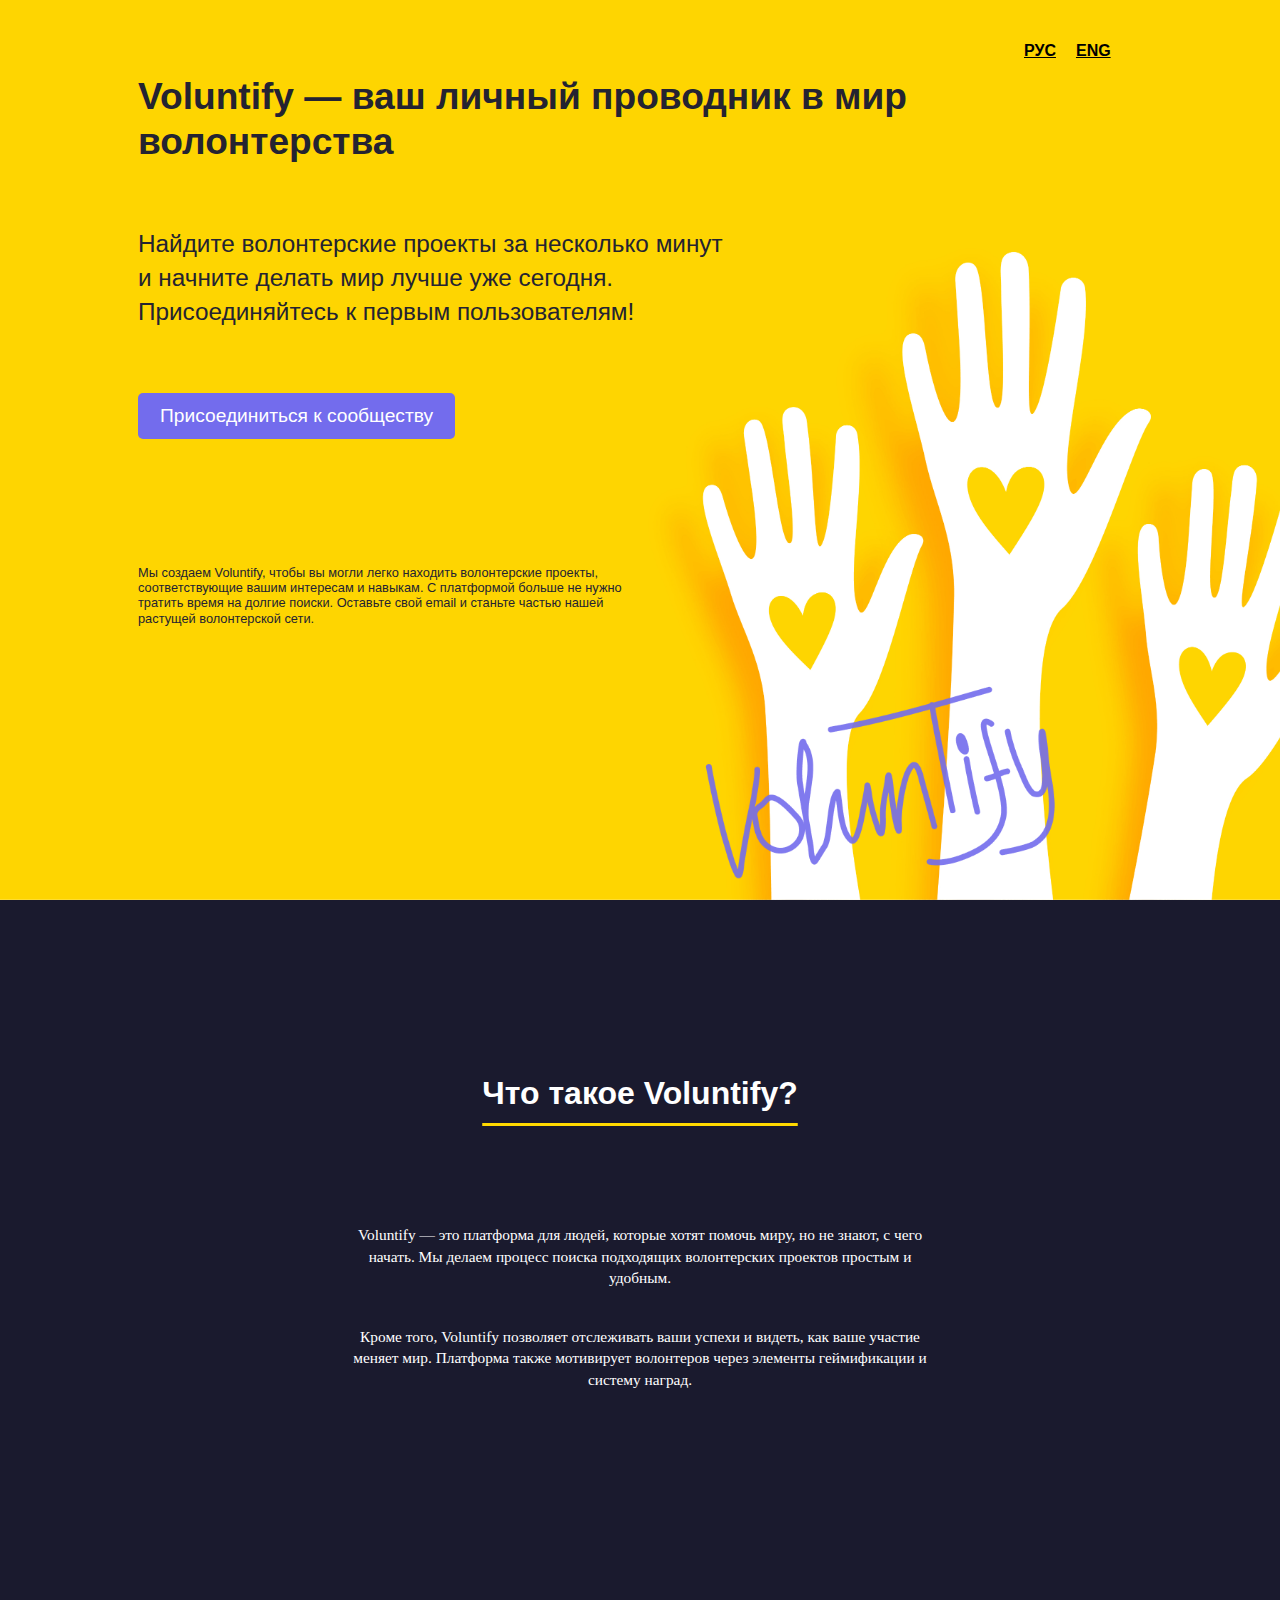
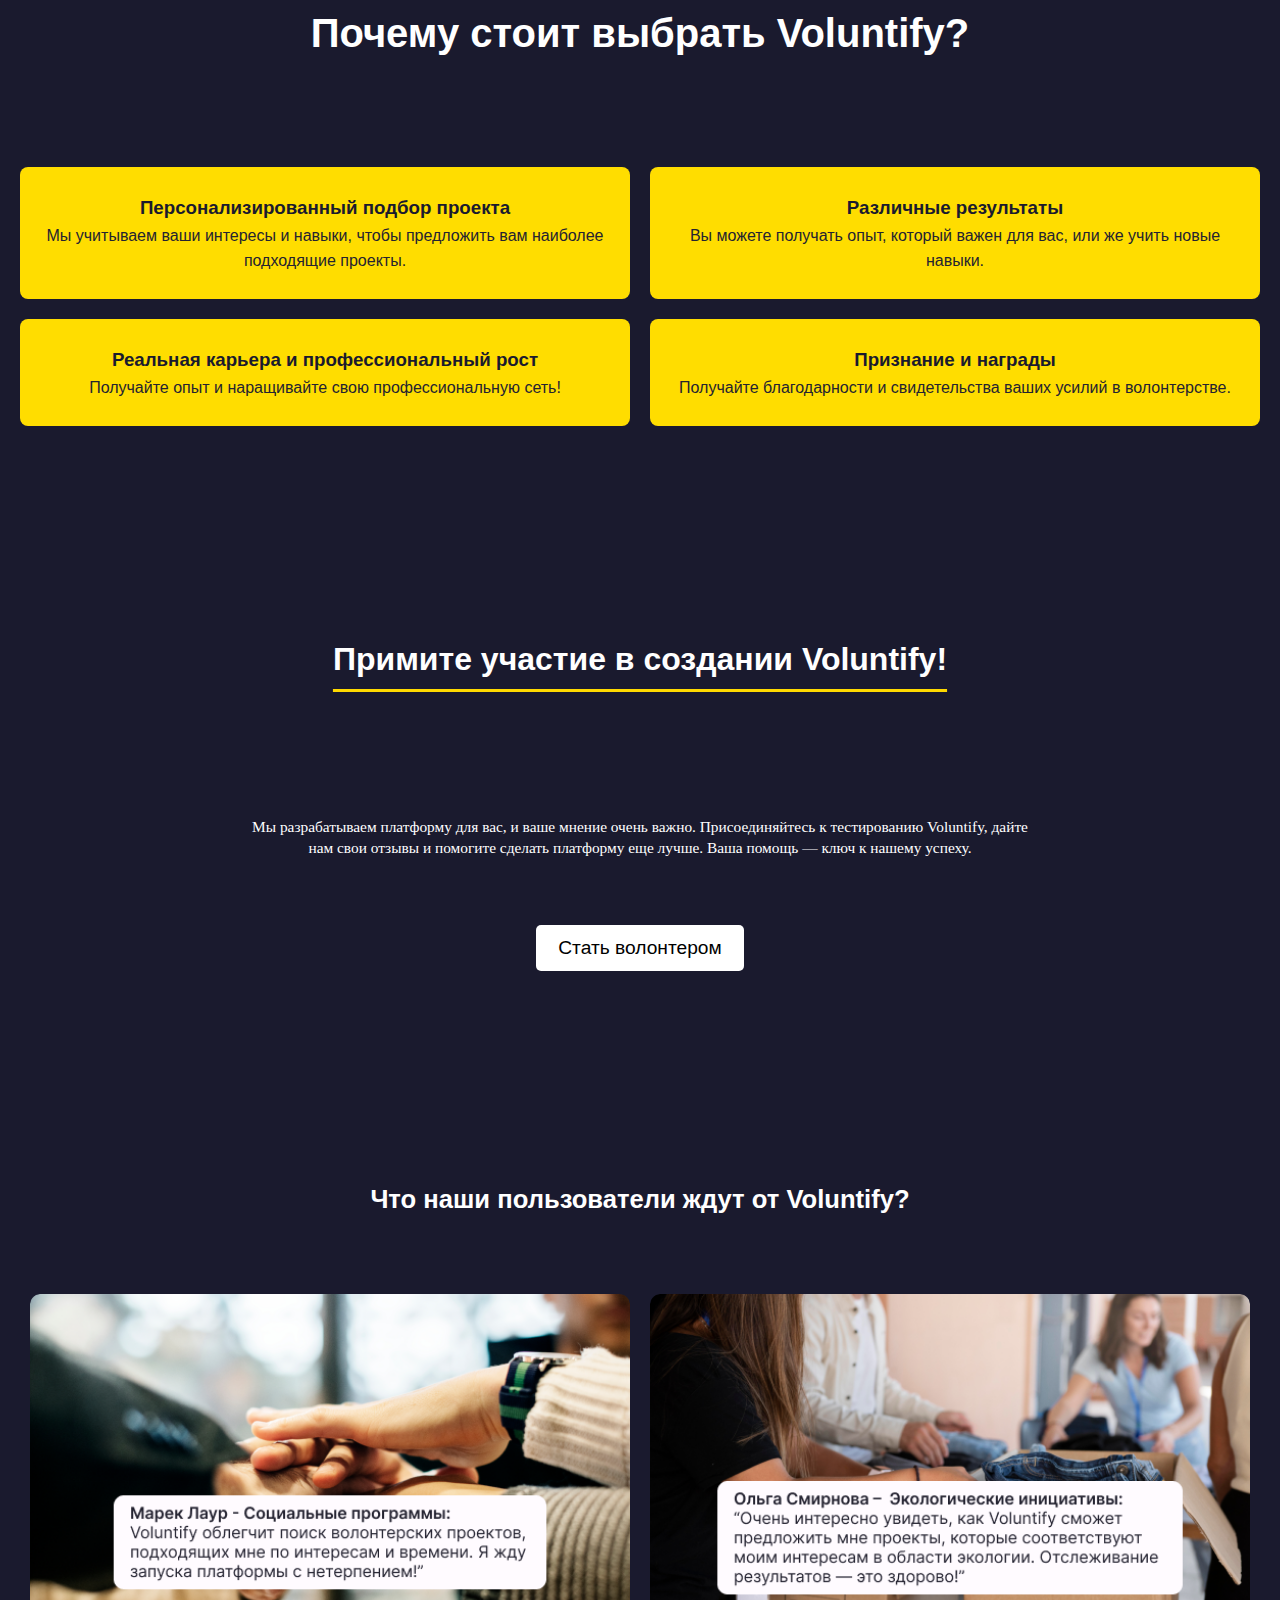
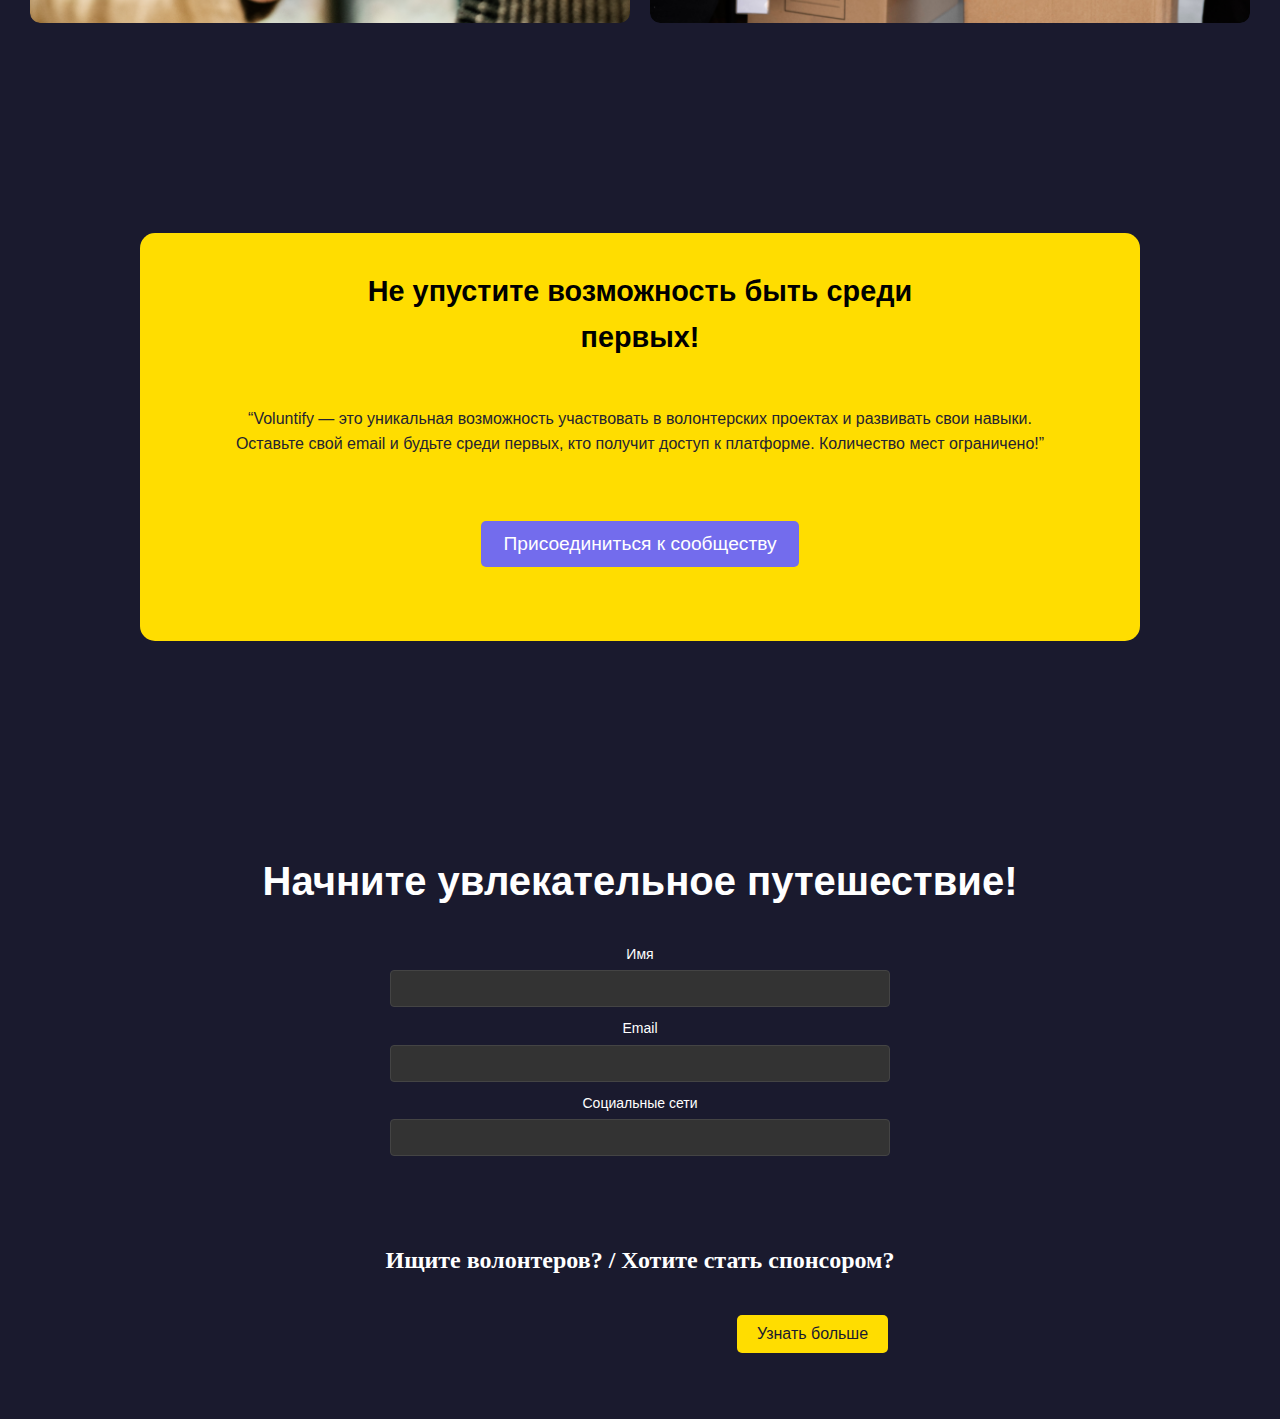
<file: index.html>
<!DOCTYPE html>
<html lang="ru">
<head>
    <meta charset="UTF-8">
    <meta name="viewport" content="width=device-width, initial-scale=1.0">
    <title>Voluntify</title>
    <link rel="stylesheet" href="index.css">
</head>
<body>
    <!-- Header Section -->
    <section class="header">
        <div class="header_link">
            <a href="index.html" class="link_rus">РУС</a>
            <a href="html(eng).html" class="link_eng">ENG</a> 
        </div>
        <div class="header-content">
            <img src="background1.jfif" class="mobile-image" alt="Mobile Version">
            <h1>Voluntify — ваш личный проводник в мир волонтерства</h1>
            <p class="text_header2">Найдите волонтерские проекты за несколько минут и начните делать мир лучше уже сегодня. Присоединяйтесь к первым пользователям!</p>
            <form action="https://docs.google.com/forms/d/e/1FAIpQLScaVpbUuz0P5ZSdz2TA6y8P3BKkxkeoYAOE71d2B2m3hAFZYw/viewform?usp=sf_link" target="_blank">
                <button class="cta-button">Присоединиться к сообществу</button>
            </form>
            <p class="text_header3">Мы создаем Voluntify, чтобы вы могли легко находить волонтерские проекты, соответствующие вашим интересам и навыкам. С платформой больше не нужно тратить время на долгие поиски. Оставьте свой email и станьте частью нашей растущей волонтерской сети.</p>
            <img src="Voluntify.png" alt="VOLUNTIFY" class="sign_voluntify">
        </div>
    </section>

    <!-- What is Voluntify Section -->
    <section class="about">
        <h2>Что такое Voluntify?</h2>
        <p class="text_about1">Voluntify — это платформа для людей, которые хотят помочь миру, но не знают, с чего начать. Мы делаем процесс поиска подходящих волонтерских проектов простым и удобным.</p>
        <p class="text_about2">Кроме того, Voluntify позволяет отслеживать ваши успехи и видеть, 
            как ваше участие меняет мир. Платформа также мотивирует волонтеров через элементы геймификации и систему наград.</p>
    </section>

    <!-- Why Choose Voluntify Section -->
    <section class="features">
        <h2>Почему стоит выбрать Voluntify?</h2>
        <div class="feature-cards">
            <div class="feature-card">
                <h3>Персонализированный подбор проекта</h3>
                <p>Мы учитываем ваши интересы и навыки, чтобы предложить вам наиболее подходящие проекты.</p>
            </div>
            <div class="feature-card">
                <h3>Различные результаты</h3>
                <p>Вы можете получать опыт, который важен для вас, или же учить новые навыки.</p>
            </div>
            <div class="feature-card">
                <h3>Реальная карьера и профессиональный рост</h3>
                <p>Получайте опыт и наращивайте свою профессиональную сеть!</p>
            </div>
            <div class="feature-card">
                <h3>Признание и награды</h3>
                <p>Получайте благодарности и свидетельства ваших усилий в волонтерстве.</p>
            </div>
        </div>
    </section>

    <!--Feedback-->
    <section class="feedback">
        <h2>Примите участие в создании Voluntify!</h2>
        <p class="text_feedback">Мы разрабатываем платформу для вас, и ваше мнение очень важно. Присоединяйтесь к тестированию Voluntify, дайте нам свои отзывы и помогите сделать платформу еще лучше. Ваша помощь — ключ к нашему успеху.</p>
        <form action="https://docs.google.com/forms/d/e/1FAIpQLScaVpbUuz0P5ZSdz2TA6y8P3BKkxkeoYAOE71d2B2m3hAFZYw/viewform?usp=sf_link" target="_blank">
            <button class="fb_button">Стать волонтером</button>
        </form>
    </section>

    <!-- Testimonials Section -->
    <section class="testimonials">
        <h2>Что наши пользователи ждут от Voluntify?</h2>
        <div class="testimonial_container">
            <div class="testimonial1">
                <img src="left.png" alt="User Testimonial">
            </div>
            <div class="testimonial2">
                <img src="right.png" alt="User Testimonial">
            </div>
        </div>
    </section>

    <!-- Call-to-Action Section -->
    <section class="cta">
        <div class="cta_container">
            <h2>Не упустите возможность быть среди первых!</h2>
            <p>“Voluntify — это уникальная возможность участвовать в волонтерских проектах и развивать свои навыки. Оставьте свой email и будьте среди первых, кто получит доступ к платформе. Количество мест ограничено!”</p>
            <form action="https://docs.google.com/forms/d/e/1FAIpQLScaVpbUuz0P5ZSdz2TA6y8P3BKkxkeoYAOE71d2B2m3hAFZYw/viewform?usp=sf_link" target="_blank">
                <button class="cta-button">Присоединиться к сообществу</button>
            </form>
        </div>
    </section>

    <!-- Contact Form Section -->
    <section class="contact-form">
        <h2>Начните увлекательное путешествие!</h2>
        <form>
            <label for="name">Имя</label>
            <input type="text" id="name" name="name">
            
            <label for="email">Email</label>
            <input type="email" id="email" name="email">
            
            <label for="social">Социальные сети</label>
            <input type="text" id="social" name="social">
            
            
        </form>
        <p class="search-vol">Ищите волонтеров? / Хотите стать спонсором?</p>
        <div class="button_know_more">
            <form action="https://linktr.ee/Siestaman" target="_blank">
                <button type="submit">Узнать больше</button>
            </form>
        </div>
    </section>
</body>
</html>
</file>
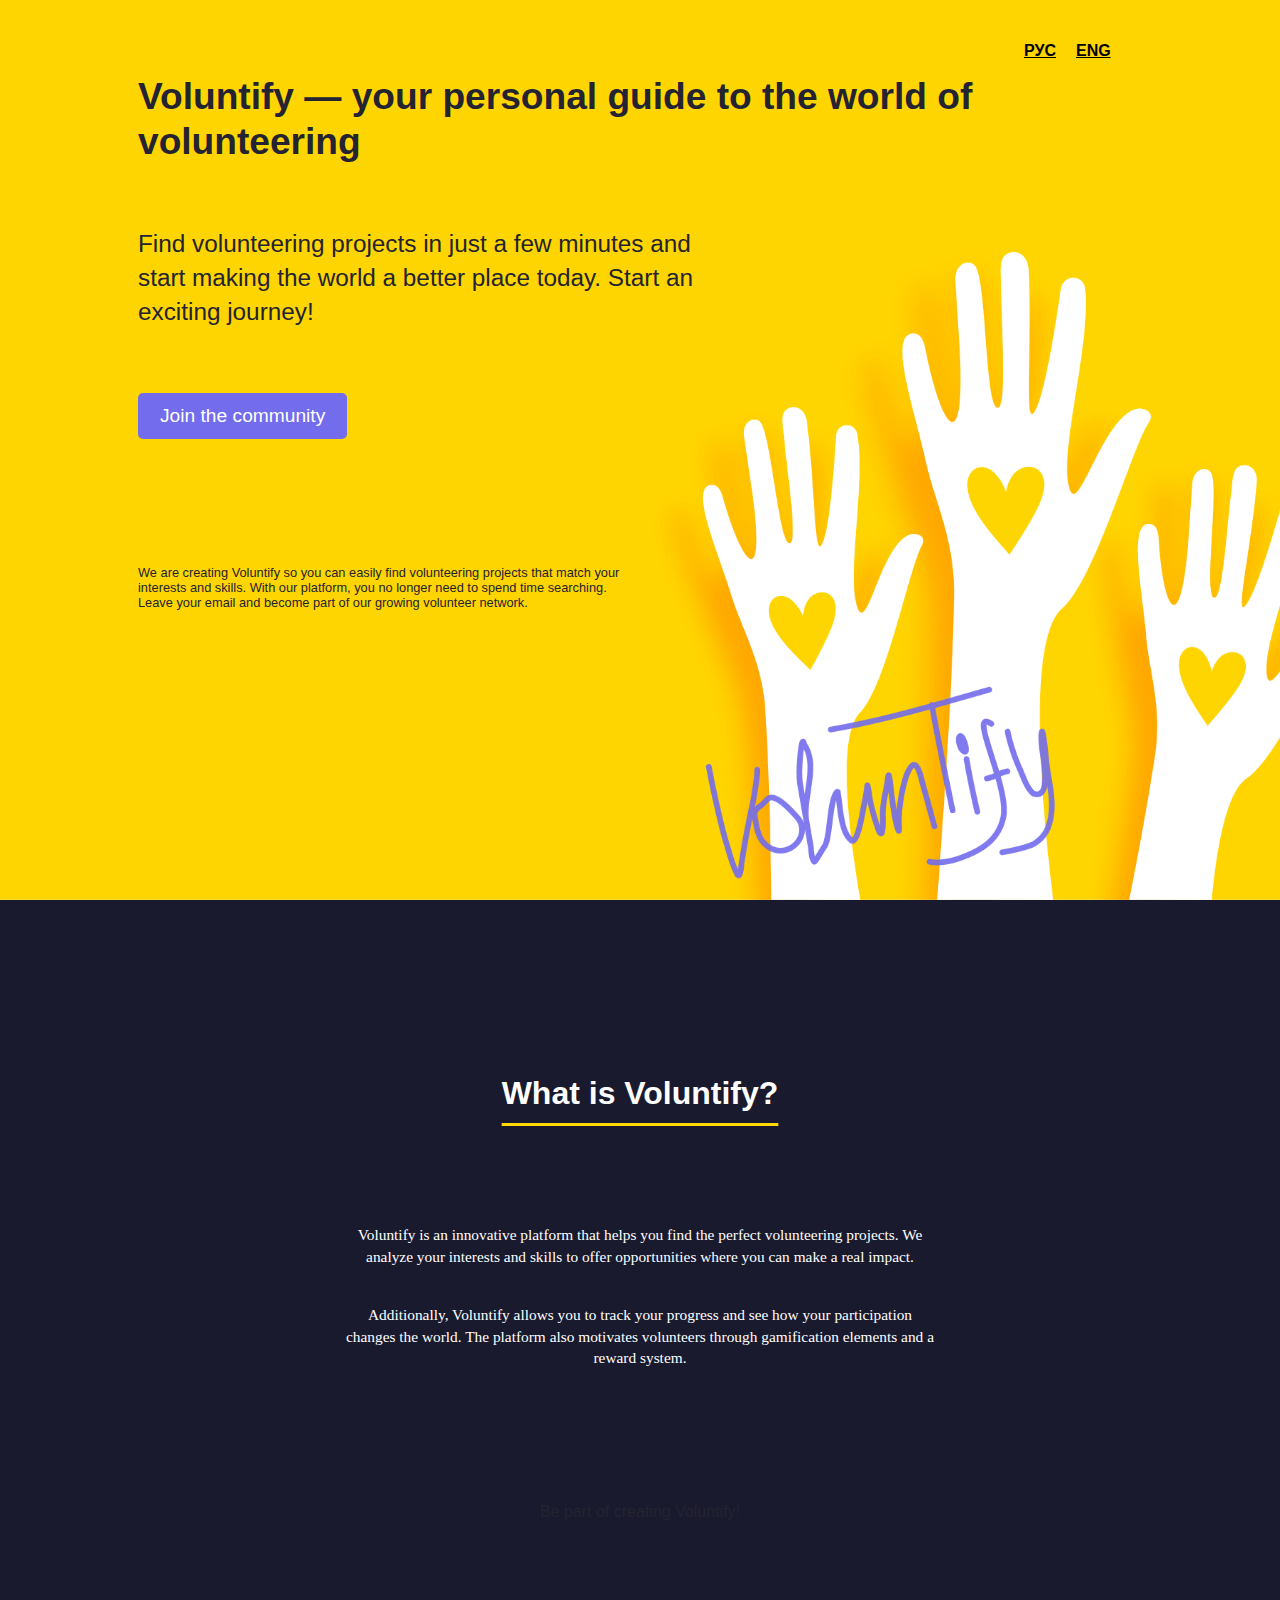
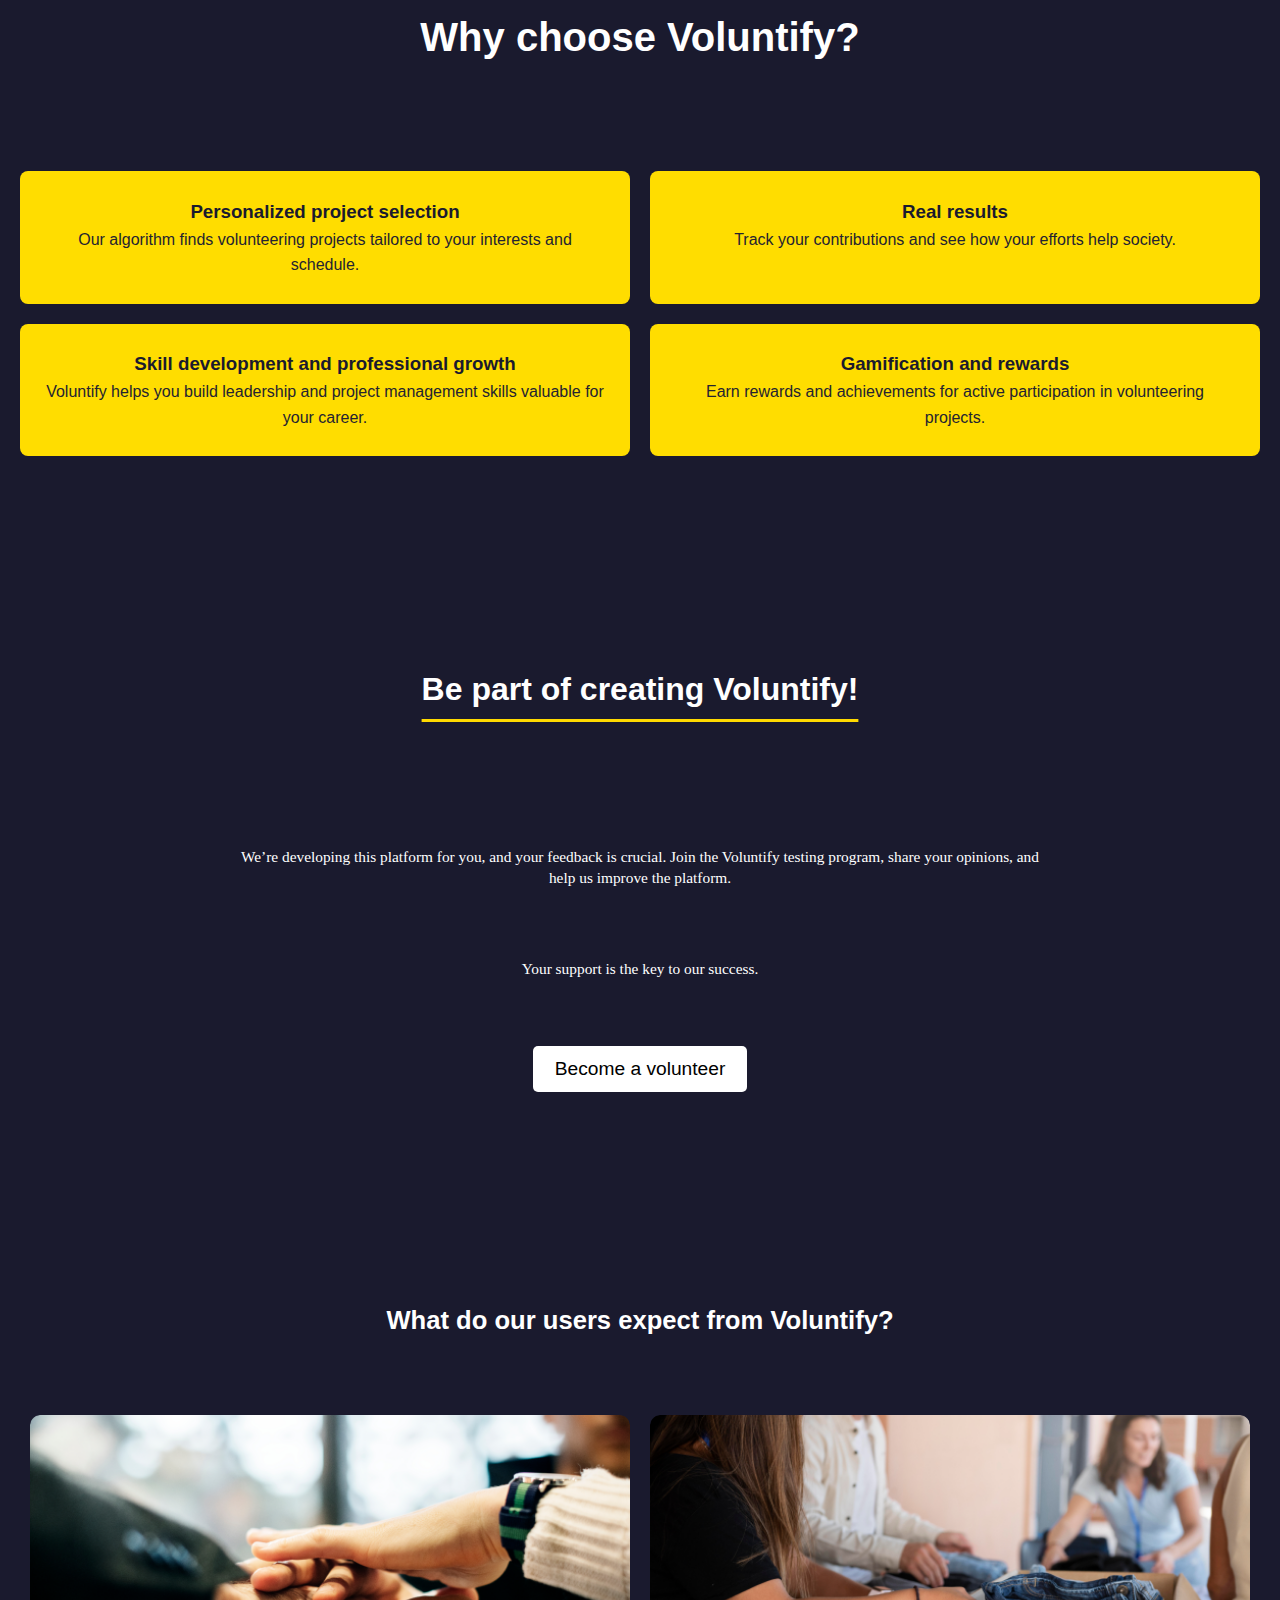
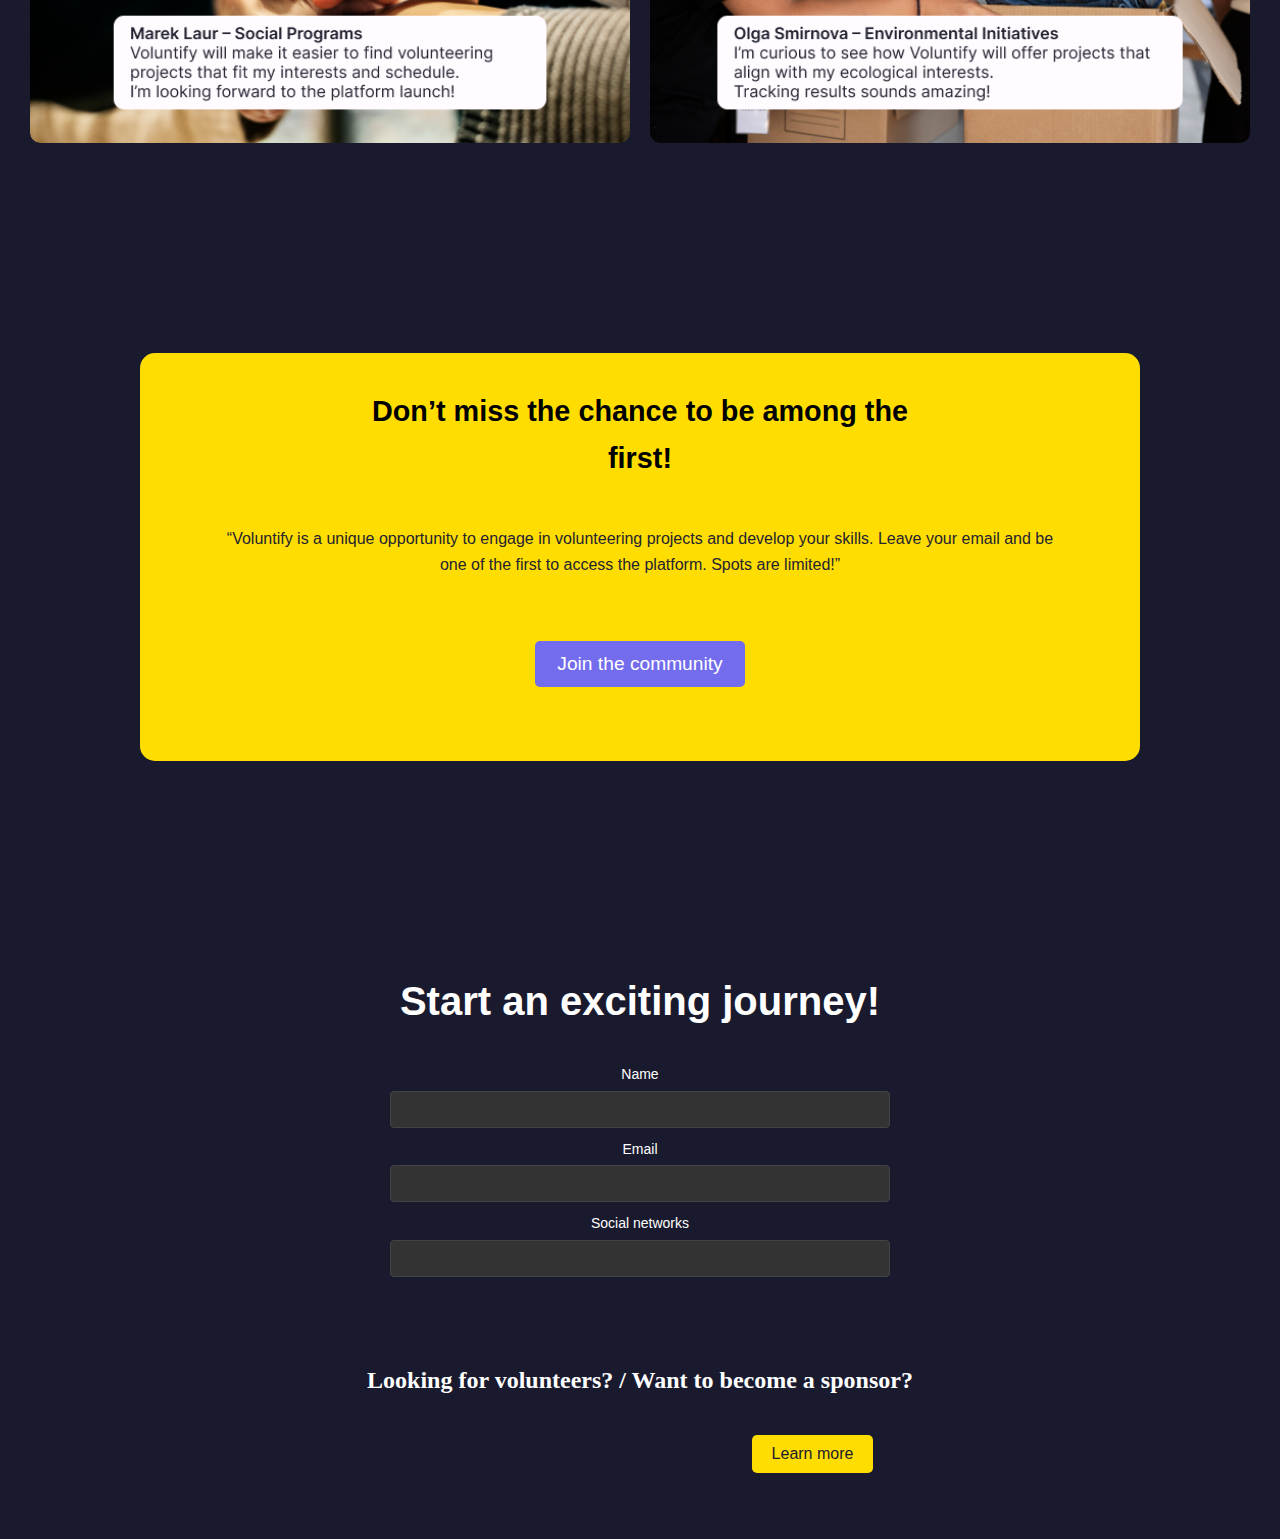
<file: html(eng).html>
<!DOCTYPE html>
<html lang="ru">
<head>
    <meta charset="UTF-8">
    <meta name="viewport" content="width=device-width, initial-scale=1.0">
    <title>Voluntify</title>
    <link rel="stylesheet" href="style(eng).css">
</head>
<body>
    <!-- Header Section -->
    <section class="header">
        <div class="header_link">
            <a href="index.html">РУС</a>
            <a href="html(eng).html">ENG</a>
        </div>
        <div class="header-content">
            <img src="background1.jfif" class="mobile-image" alt="Mobile Version">
            <h1>Voluntify — your personal guide to the world of volunteering</h1>
            <p class="text_header2">Find volunteering projects in just a few minutes and start making the world 
                a better place today. Start an exciting journey!</p>
            <form action="https://docs.google.com/forms/d/e/1FAIpQLScaVpbUuz0P5ZSdz2TA6y8P3BKkxkeoYAOE71d2B2m3hAFZYw/viewform?usp=sf_link" target="_blank">
                <button class="cta-button">Join the community</button>
            </form>
                
            <p class="text_header3">We are creating Voluntify so you can easily find volunteering projects 
                that match your interests and skills.
                With our platform, you no longer need to spend time searching.
                Leave your email and become part of our growing volunteer network.</p>
            <img src="Voluntify.png" alt="VOLUNTIFY" class="sign_voluntify">
        </div>
    </section>

    <!-- What is Voluntify Section -->
    <section class="about">
        <h2>What is Voluntify?</h2>
        <p class="text_about1">Voluntify is an innovative platform that helps you find the perfect volunteering projects.
            We analyze your interests and skills to offer opportunities where you can make a real impact.
            </p>
        <p class="text_about2">Additionally, Voluntify allows you to track your progress and see how your participation changes the world.
            The platform also motivates volunteers through gamification elements and a reward system.</p>
        <p class="text_about3">Be part of creating Voluntify!</p>
    </section>

    <!-- Why Choose Voluntify Section -->
    <section class="features">
        <h2>Why choose Voluntify?</h2>
        <div class="feature-cards">
            <div class="feature-card">
                <h3>Personalized project selection</h3>
                <p>Our algorithm finds volunteering projects tailored to your interests and schedule.</p>
            </div>
            <div class="feature-card">
                <h3>Real results</h3>
                <p>Track your contributions and see how your efforts help society.</p>
            </div>
            <div class="feature-card">
                <h3>Skill development and professional growth</h3>
                <p>Voluntify helps you build leadership and project management skills valuable for your career.</p>
            </div>
            <div class="feature-card">
                <h3>Gamification and rewards</h3>
                <p>Earn rewards and achievements for active participation in volunteering projects.</p>
            </div>
        </div>
    </section>

    <!--Feedback-->
    <section class="feedback">
        <h2>Be part of creating Voluntify!</h2>
        <p class="text_feedback">We’re developing this platform for you, and your feedback is crucial. Join the Voluntify testing program, share your opinions, and help us improve the platform.</p>
        <p class="text_feedback">Your support is the key to our success.</p>
        <form action="https://docs.google.com/forms/d/e/1FAIpQLScaVpbUuz0P5ZSdz2TA6y8P3BKkxkeoYAOE71d2B2m3hAFZYw/viewform?usp=sf_link" target="_blank">
            <button class="fb_button">Become a volunteer</button>
        </form>
    </section>

    <!-- Testimonials Section -->
    <section class="testimonials">
        <h2>What do our users expect from Voluntify?</h2>
        <div class="testimonial_container">
            <div class="testimonial1">
                <img src="left(eng).png" alt="User Testimonial">
            </div>
            <div class="testimonial2">
                <img src="right(eng).png" alt="User Testimonial">
            </div>
        </div>
    </section>

    <!-- Call-to-Action Section -->
    <section class="cta">
        <div class="cta_container">
            <h2>Don’t miss the chance to be among the first!</h2>
            <p>“Voluntify is a unique opportunity to engage in volunteering projects and develop your skills.
                Leave your email and be one of the first to access the platform. Spots are limited!”
                </p>
            <form action="https://docs.google.com/forms/d/e/1FAIpQLScaVpbUuz0P5ZSdz2TA6y8P3BKkxkeoYAOE71d2B2m3hAFZYw/viewform?usp=sf_link" target="_blank">
                <button class="cta-button">Join the community</button>
            </form>
        </div>
    </section>

    <!-- Contact Form Section -->
    <section class="contact-form">
        <h2>Start an exciting journey!</h2>
        <form>
            <label for="name">Name</label>
            <input type="text" id="name" name="name">
            
            <label for="email">Email</label>
            <input type="email" id="email" name="email">
            
            <label for="social">Social networks</label>
            <input type="text" id="social" name="social">
            
            
        </form>
        <p class="search-vol">Looking for volunteers? / Want to become a sponsor?</p>
        <div class="button_know_more">
                <form action="https://linktr.ee/Siestaman" target="_blank">
                    <button type="submit">Learn more</button>
                </form>
        </div>
    </section>
</body>
</html>
</file>
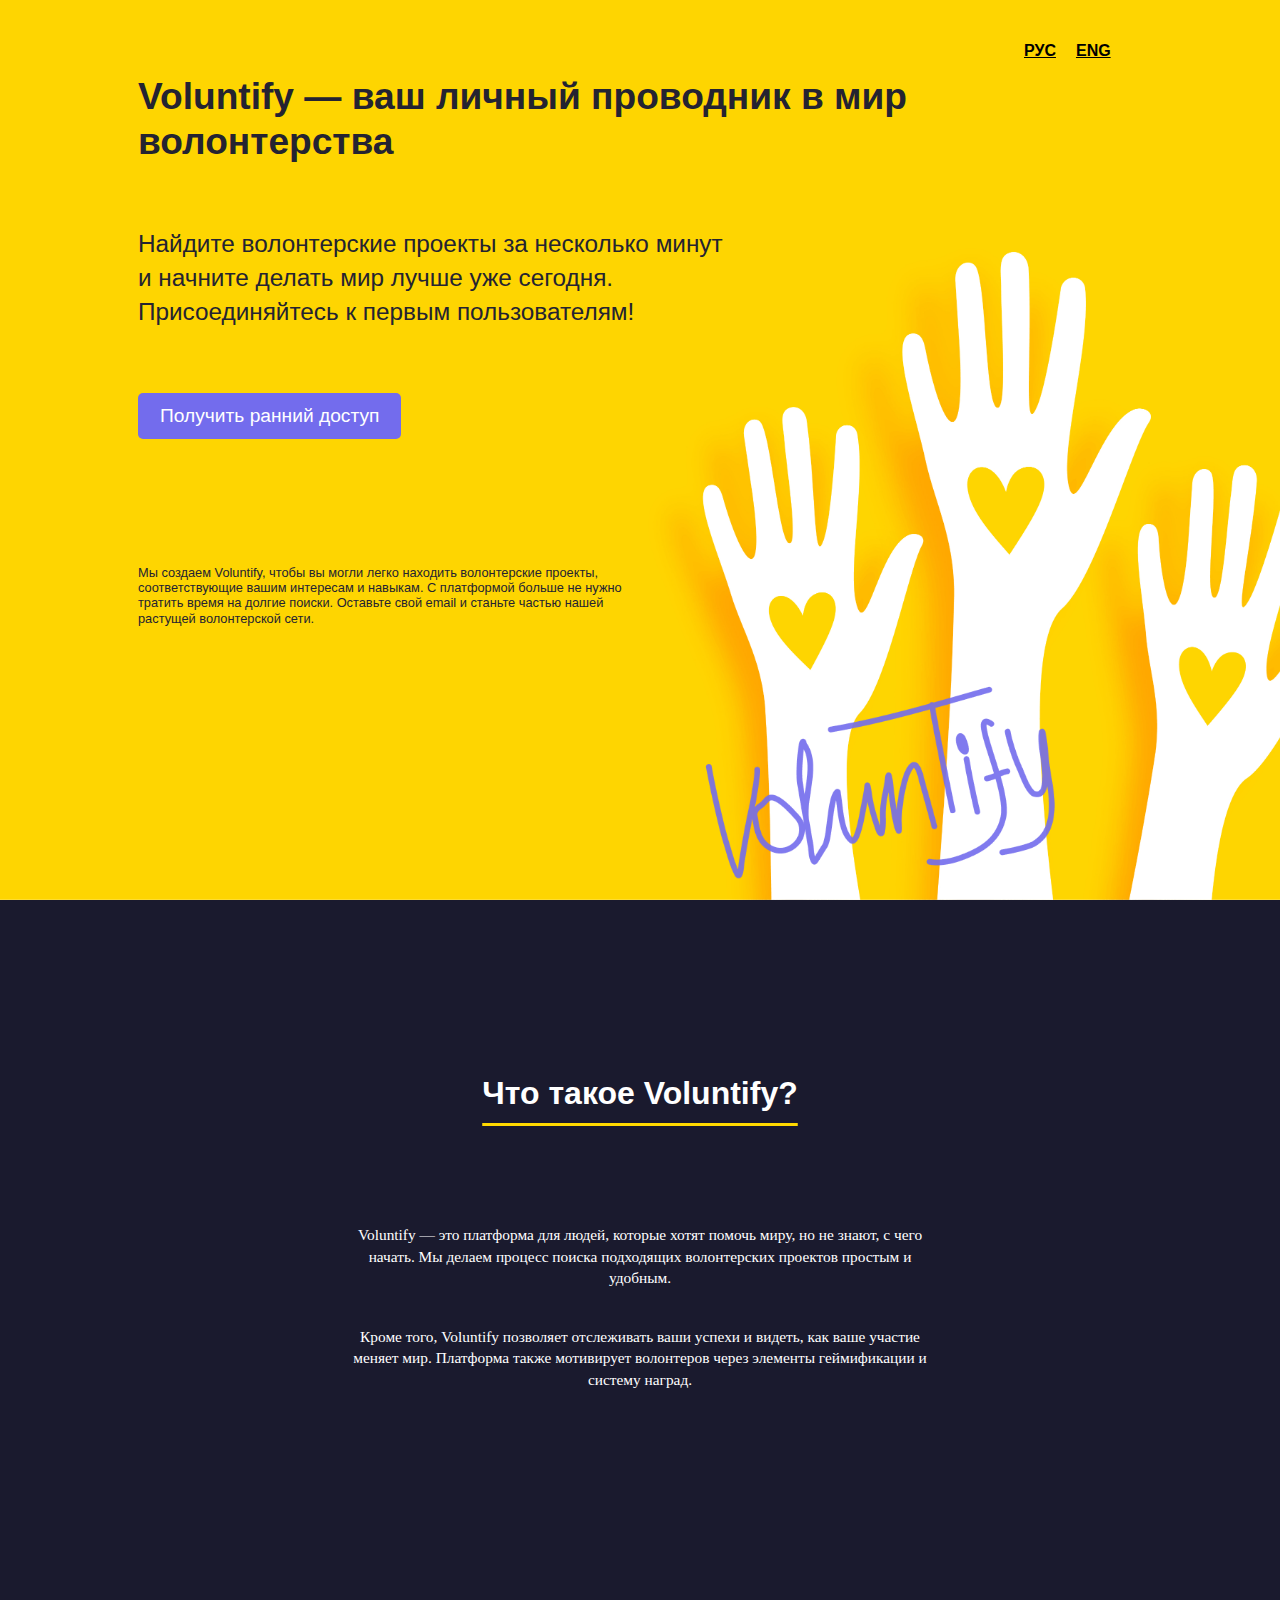
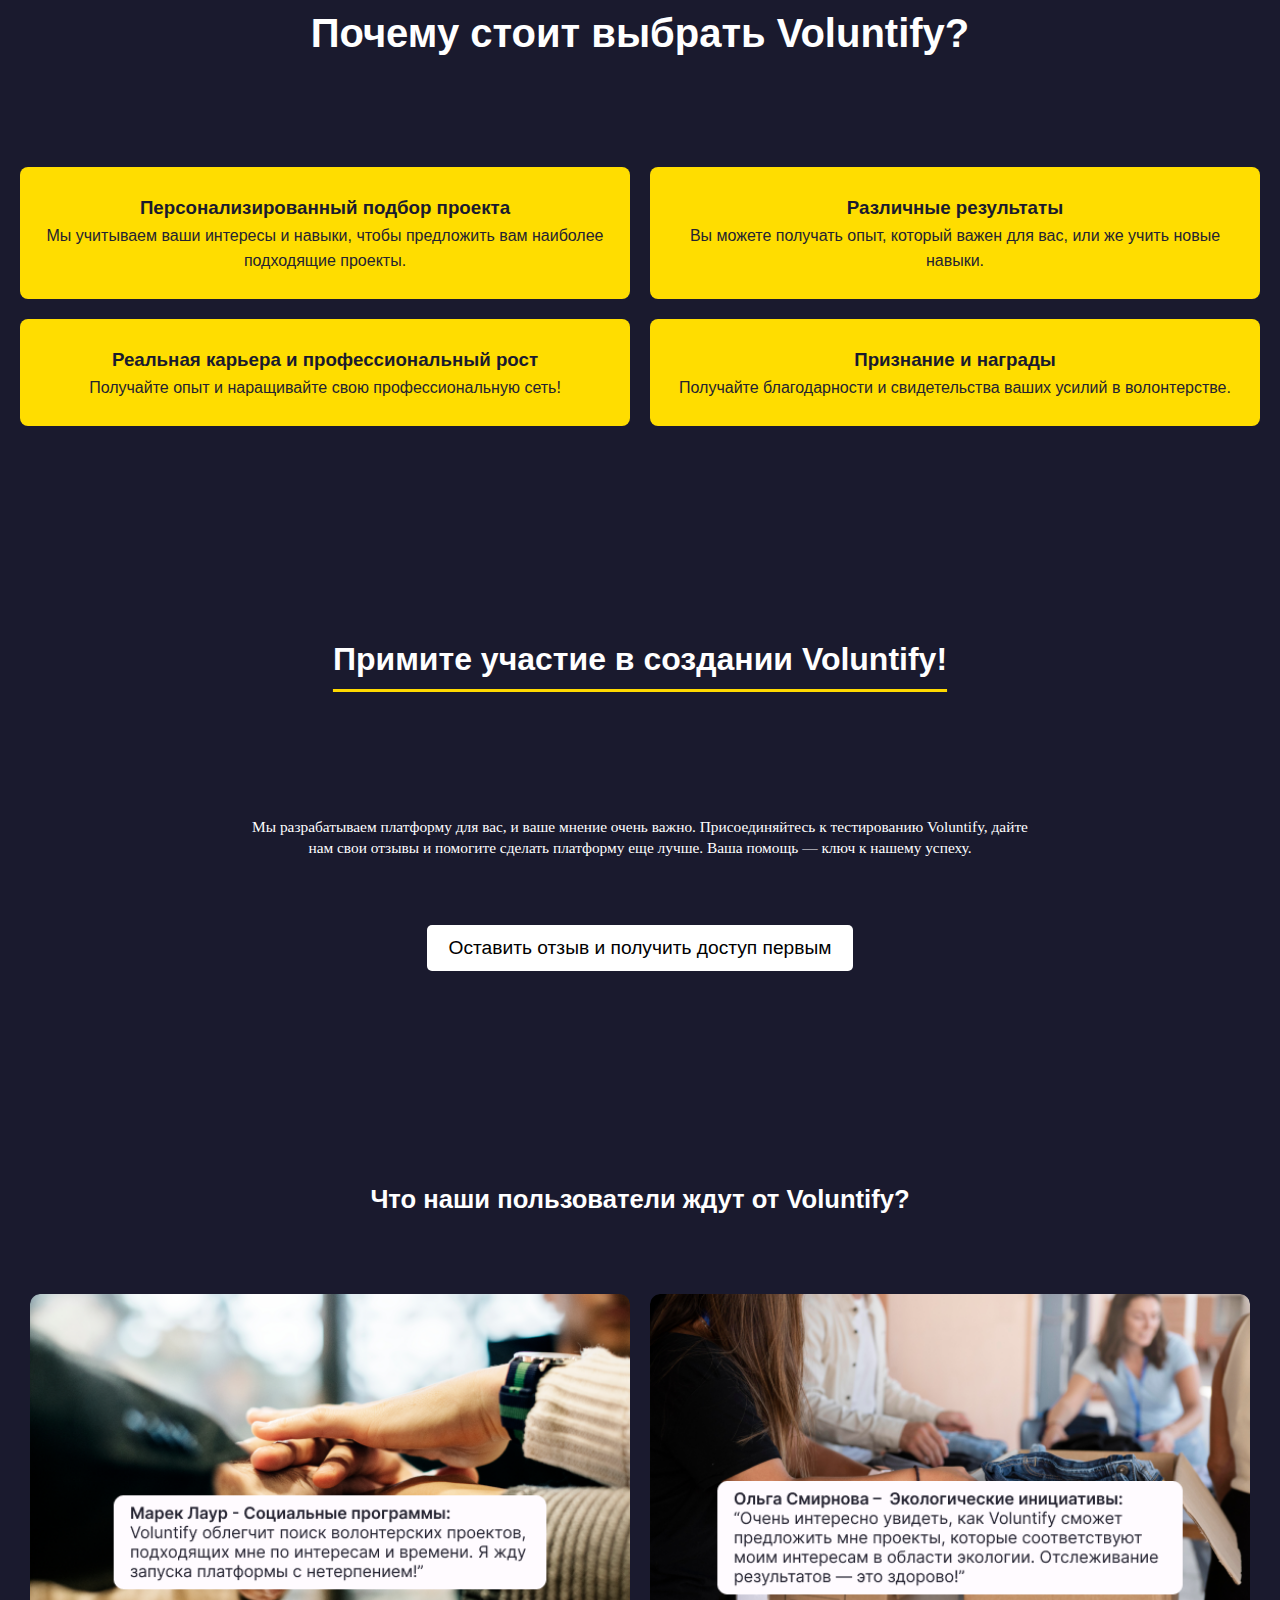
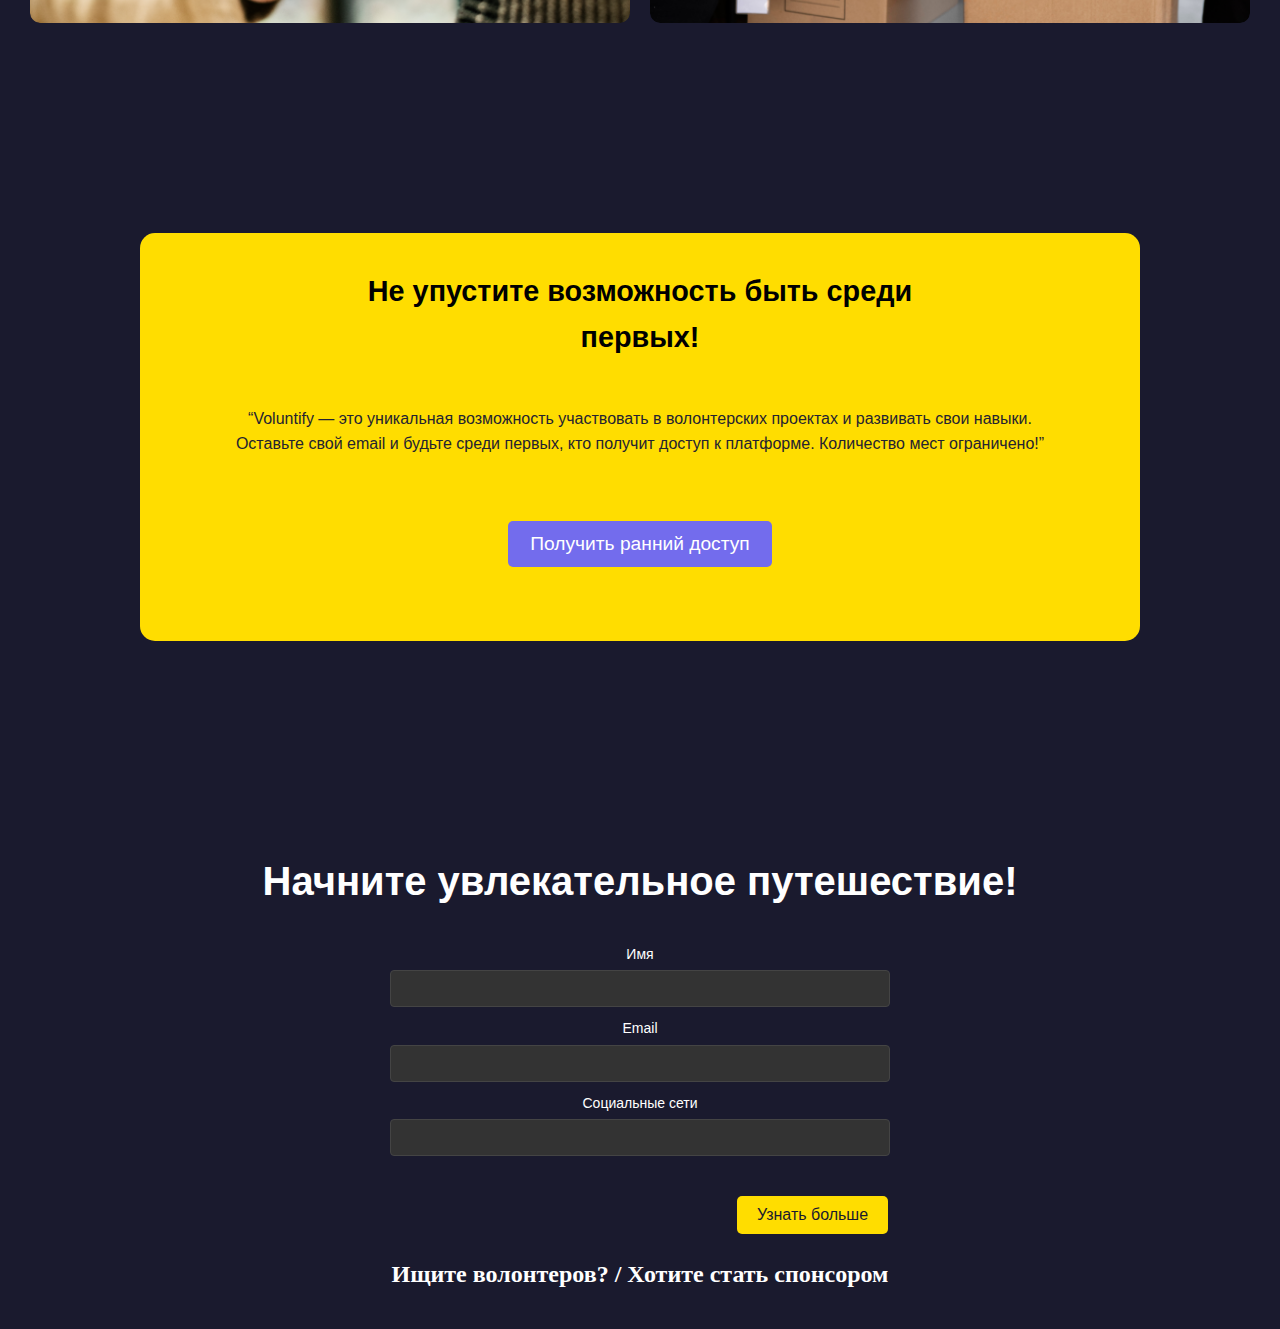
<file: html(rus).html>
<!DOCTYPE html>
<html lang="ru">
<head>
    <meta charset="UTF-8">
    <meta name="viewport" content="width=device-width, initial-scale=1.0">
    <title>Voluntify</title>
    <link rel="stylesheet" href="style(rus).css">
</head>
<body>
    <!-- Header Section -->
    <section class="header">
        <div class="header_link">
            <a href="html(rus).html" class="link_rus">РУС</a>
            <a href="html(eng).html" class="link_eng">ENG</a> 
        </div>
        <div class="header-content">
            <h1>Voluntify — ваш личный проводник в мир волонтерства</h1>
            <p class="text_header2">Найдите волонтерские проекты за несколько минут и начните делать мир лучше уже сегодня. Присоединяйтесь к первым пользователям!</p>
            <button class="cta-button">Получить ранний доступ</button>
            <p class="text_header3">Мы создаем Voluntify, чтобы вы могли легко находить волонтерские проекты, соответствующие вашим интересам и навыкам. С платформой больше не нужно тратить время на долгие поиски. Оставьте свой email и станьте частью нашей растущей волонтерской сети.</p>
            <img src="Voluntify.png" alt="VOLUNTIFY" class="sign_voluntify">
        </div>
    </section>

    <!-- What is Voluntify Section -->
    <section class="about">
        <h2>Что такое Voluntify?</h2>
        <p class="text_about1">Voluntify — это платформа для людей, которые хотят помочь миру, но не знают, с чего начать. Мы делаем процесс поиска подходящих волонтерских проектов простым и удобным.</p>
        <p class="text_about2">Кроме того, Voluntify позволяет отслеживать ваши успехи и видеть, 
            как ваше участие меняет мир. Платформа также мотивирует волонтеров через элементы геймификации и систему наград.</p>
    </section>

    <!-- Why Choose Voluntify Section -->
    <section class="features">
        <h2>Почему стоит выбрать Voluntify?</h2>
        <div class="feature-cards">
            <div class="feature-card">
                <h3>Персонализированный подбор проекта</h3>
                <p>Мы учитываем ваши интересы и навыки, чтобы предложить вам наиболее подходящие проекты.</p>
            </div>
            <div class="feature-card">
                <h3>Различные результаты</h3>
                <p>Вы можете получать опыт, который важен для вас, или же учить новые навыки.</p>
            </div>
            <div class="feature-card">
                <h3>Реальная карьера и профессиональный рост</h3>
                <p>Получайте опыт и наращивайте свою профессиональную сеть!</p>
            </div>
            <div class="feature-card">
                <h3>Признание и награды</h3>
                <p>Получайте благодарности и свидетельства ваших усилий в волонтерстве.</p>
            </div>
        </div>
    </section>

    <!--Feedback-->
    <section class="feedback">
        <h2>Примите участие в создании Voluntify!</h2>
        <p class="text_feedback">Мы разрабатываем платформу для вас, и ваше мнение очень важно. Присоединяйтесь к тестированию Voluntify, дайте нам свои отзывы и помогите сделать платформу еще лучше. Ваша помощь — ключ к нашему успеху.</p>
        <button class="fb_button">Оставить отзыв и получить доступ первым</button>
    </section>

    <!-- Testimonials Section -->
    <section class="testimonials">
        <h2>Что наши пользователи ждут от Voluntify?</h2>
        <div class="testimonial_container">
            <div class="testimonial1">
                <img src="left.png" alt="User Testimonial">
            </div>
            <div class="testimonial2">
                <img src="right.png" alt="User Testimonial">
            </div>
        </div>
    </section>

    <!-- Call-to-Action Section -->
    <section class="cta">
        <div class="cta_container">
            <h2>Не упустите возможность быть среди первых!</h2>
            <p>“Voluntify — это уникальная возможность участвовать в волонтерских проектах и развивать свои навыки. Оставьте свой email и будьте среди первых, кто получит доступ к платформе. Количество мест ограничено!”</p>
            <button class="cta-button">Получить ранний доступ</button>
        </div>
    </section>

    <!-- Contact Form Section -->
    <section class="contact-form">
        <h2>Начните увлекательное путешествие!</h2>
        <form>
            <label for="name">Имя</label>
            <input type="text" id="name" name="name">
            
            <label for="email">Email</label>
            <input type="email" id="email" name="email">
            
            <label for="social">Социальные сети</label>
            <input type="text" id="social" name="social">
            <div class="button_know_more">
                <button type="submit">Узнать больше</button>
            </div>
            
        </form>
        <p>Ищите волонтеров? / Хотите стать спонсором</p>
    </section>
</body>
</html>
</file>
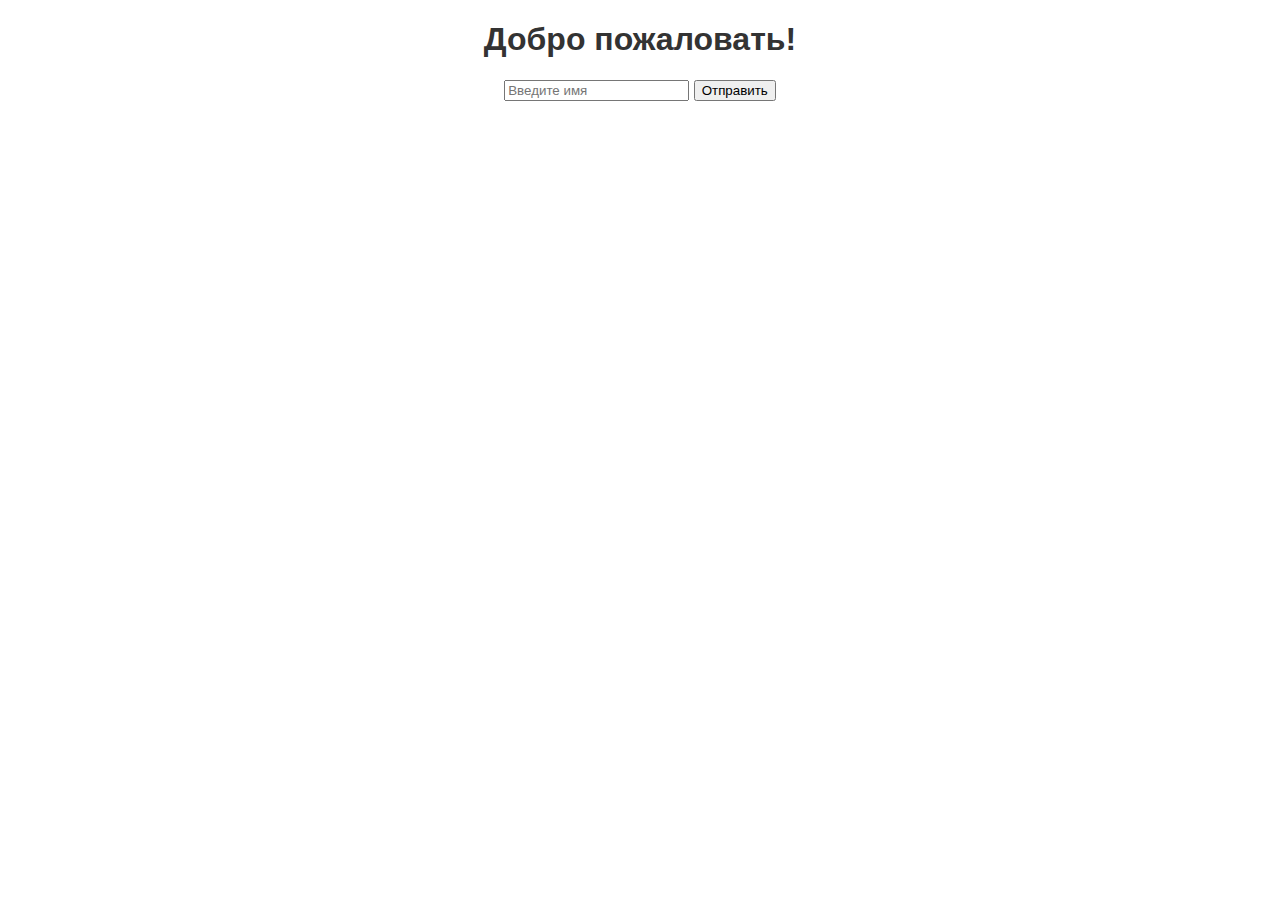
<file: template.html>
<!DOCTYPE html>
<html lang="en">
<head>
    <meta charset="UTF-8">
    <meta name="viewport" content="width=device-width, initial-scale=1.0">
    <title>Flask Site</title>
    <link rel="stylesheet" href="static.css">
    <script src="static.js" defer></script>
</head>
<body>
    <h1>Добро пожаловать!</h1>
    <form id="dataForm">
        <input type="text" name="name" placeholder="Введите имя" required>
        <button type="submit">Отправить</button>
    </form>
    <p id="responseMessage"></p>
</body>
</html>
</file>
<file: index.css>
/* Стили для контейнера ссылок */
.header_link {
    display: flex; /* Flexbox для горизонтального расположения */
    justify-content: center; /* Центрируем ссылки по горизонтали */
    align-items: center; /* Выравниваем по вертикали */
    gap: 20px; /* Расстояние между ссылками */
    margin-top: 20px; /* Отступ сверху */
    margin: 0;
    padding: 0;
    box-sizing: border-box;
    margin-left: 70vw;
}

.mobile-image {
    display: none;
}

/* Стили для ссылок */
.header_link a {
    color: black; /* Цвет текста */
    font-size: 16px; /* Размер текста */
    font-weight: bold; /* Жирный текст */
}

.header_link a:hover {
    color: #0056b3; /* Цвет текста при наведении */
}

/* Basic Reset */
* {
    margin: 0;
    padding: 0;
    box-sizing: border-box;
    font-family: Arial, sans-serif;
}

/* General Styling */
body {
    background-color: #1a1a2e;
    background-size: cover;
    background-position: center;
    color: #fff;
    line-height: 1.6;
}

h1 {
    color: #242331;
    font-size: 2.8vw;
    font-weight: bold;
    line-height: 1.2;
}

h2 {
    font-size: 2.5rem;
    margin-bottom: 2rem;
}

p {
    color: #242331;
}

/* Header Section */
.header {
    background-image: url('background1.jfif'); /* Replace with your actual background image path */
    background-size: cover;
    background-position: center;
    padding-top: 3vw; /* Reduced top padding to move text higher */
    padding-left: 10vw;
    padding-right: 10vw;
    color: #000;
    min-height: 100vh;
    display: flex;
    flex-direction: column;
    justify-content: flex-start; /* Align items towards the top */
    align-items: flex-start;
    position: relative;
}

.header-content {
    flex: 1;
    padding: 10px;
}

.header h1 {
    margin-bottom: 5vw;
    color: #242331;
    font-size: 2.9vw;
    font-weight: bold;
    line-height: 1.2;
    width: 100%;
}

.text_header2 {
    font-size: 1.9vw;
    line-height: 1.4;
    margin-top: 2.5vw;
    width: 60%;
    margin-bottom: 5vw;
}

.cta-button {
    background-color: #736CED;
    color: #fff;
    padding: 12px 22px;
    border: none;
    cursor: pointer;
    font-size: 1.2rem;
    border-radius: 5px;
    transition: background-color 0.3s;
    margin-bottom: 5vw;
}

.cta-button:hover {
    background-color: #242331;
}

.text_header3 {
    font-size: 1vw;
    line-height: 1.2;
    margin-top: 4.8vw;
    margin-bottom: 4.5vw;
    width: 50%;
}

.sign_voluntify {
    position: absolute;
    bottom: 0.01vw; /* Adjust this for precise positioning */
    right: 17vw; /* Adjust this for precise positioning */
    width: 28%; /* Adjust the size as needed */
    opacity: 0.9;
    z-index: 1; /* Make sure it's above the hand image */
    margin-top: 2.5vw;
    margin-bottom: 0.1vw;
}

/* About Section */
.about {
    position: relative;
    padding: 5vw 10vw; /* Отступы, адаптированные под экран */
    background-color: #1a1a2e; /* Тёмный фон для секции */
    color: #fff; /* Белый цвет текста */
    overflow: hidden;
    text-align: center;
    background-blend-mode: multiply;
    padding: 40px 20px;
    box-sizing: border-box;
    text-align: center;
}

.about h2 {
    margin-bottom: 20px;
    padding-top: 10vw;
    font-size: 2rem;
    text-decoration: underline;
    text-decoration-color: hsl(51, 100%, 50%);
    text-underline-offset: 1.5vw;
    color: #FFF;
    margin-bottom: 8vw;
}

.text_about1 {
    font-family: Inter;
    font-size: 1.2vw;
    font-weight: 400;
    line-height: 1.4; /* Изменено для лучшей масштабируемости */
    text-align: center;
    color: #FFF;
    width: 48%;
    max-width: 800px;
    margin: 0 auto; /* Горизонтальное центрирование */   
    /* Flexbox для центрирования по вертикали */
    display: flex;
    flex-direction: column;
    justify-content: center;
    align-items: center;
    box-sizing: border-box;
    padding: 0.2vw 0; /* Меньший внутренний отступ */
    margin-bottom: 2.5vw; /* Уменьшенный внешний отступ */
    min-height: auto;
}

.text_about2 {
    font-family: Inter;
    font-size: 1.2vw;
    font-weight: 400;
    line-height: 1.4; /* Изменено для лучшей масштабируемости */
    text-align: center;
    color: #FFF;
    width: 48%;
    max-width: 800px;
    margin: 0 auto; /* Горизонтальное центрирование */   
    /* Flexbox для центрирования по вертикали */
    display: flex;
    flex-direction: column;
    justify-content: center;
    align-items: center;
    min-height: auto; /* Высота экрана */
    box-sizing: border-box;
    padding: 0.2vw 0; /* Меньший внутренний отступ */
    margin-bottom: 10vw; /* Уменьшенный внешний отступ */

}

/* Features Section */
.features {
    padding: 40px 20px;
    background-color: #1a1a2e;
    text-align: center;
}

.feature-cards {
    display: grid;
    grid-template-columns: 1fr 1fr;
    gap: 20px;
    margin-top: 20px;
    margin-bottom: 10vw;
}

.feature-card {
    background-color: #ffdd00;
    color: #1a1a2e;
    padding: 2vw;
    border-radius: 8px;
}

.features h2 {
    margin-bottom: 8vw;
}

/*Feedback Section */
.feedback {
    position: relative;
    padding: 5vw 10vw; /* Отступы, адаптированные под экран */
    background-color: #1a1a2e; /* Тёмный фон для секции */
    color: #fff; /* Белый цвет текста */
    overflow: hidden;
    text-align: center;
    background-blend-mode: multiply;
    padding: 40px 20px;
    box-sizing: border-box;
    text-align: center;
}

.feedback h2 {
    margin-bottom: 20px;
    font-size: 2rem;
    text-decoration: underline;
    text-decoration-color: hsl(51, 100%, 50%);
    text-underline-offset: 1.5vw;
    color: #FFF;
    margin-bottom: 10vw;
}

.text_feedback {
    font-family: Inter;
    font-size: 1.2vw;
    font-weight: 400;
    line-height: 1.4; /* Изменено для лучшей масштабируемости */
    text-align: center;
    color: #FFF;
    width: 65%;
    max-width: 800px;
    margin: 0 auto; /* Горизонтальное центрирование */   
    /* Flexbox для центрирования по вертикали */
    display: flex;
    flex-direction: column;
    justify-content: center;
    align-items: center;
    box-sizing: border-box;
    padding: 0.2vw 0; /* Меньший внутренний отступ */
    margin-bottom: 5vw; /* Уменьшенный внешний отступ */
    min-height: auto;
}

.fb_button {
    background-color: #fff;
    color: black;
    padding: 12px 22px;
    border: none;
    cursor: pointer;
    font-size: 1.2rem;
    border-radius: 5px;
    transition: background-color 0.3s;
    margin-bottom: 10vw;
}

.fb_button:hover {
    background-color: #ffdd00;
}

/* Testimonials Section */
.testimonials {
    padding: 40px 20px;
    text-align: center;
    color: #FFF; /* Цвет текста */
}

.testimonials h2 {
    margin-bottom: 5vw;
    font-size: 2vw;
}

.testimonial-container {
    box-sizing: border-box; 
}

.testimonial1, .testimonial2 {
    float: left;
    width: 50%;
    padding: 10px;
    margin-bottom: 15vw;
    height: auto;
}

.testimonial1 img, .testimonial2 img {
    width: 100%; /* Изображения занимают всю ширину блока */
    height: auto;
    border-radius: 10px;
}

/* Адаптивность для экранов меньше 768px */
@media (max-width: 768px) {
    .testimonial-container {
        display: flex; /* Гарантируем, что flex-контейнер активен */
        flex-wrap: nowrap; /* Отключаем перенос строк */
        justify-content: space-between; /* Располагаем блоки с отступом */
        gap: 10px; /* Уменьшаем расстояние между блоками */
    }

    .testimonial1, .testimonial2 {
        flex-basis: 48%; /* Делаем блоки по 48% ширины */
        max-width: 48%; /* Ограничиваем максимальную ширину */
    }
}

/* Call-to-Action Section */
.cta {
    padding: 40px 20px;
    background-color: #1a1a2e;
    text-align: center;
}

.cta_container {
    background-color: #ffdd00;
    color: #000;
    display: flex;                 /* Включаем flex */
    align-items: center;           /* Выравнивание по вертикали */
    justify-content: center;       /* Выравнивание по горизонтали */
    padding: 10px;                 /* Внутренний отступ для создания пространства вокруг текста */                 /* Цвет текста */
    border-radius: 15px;           /* Закругляем углы контейнера */
    max-width: 1000px;              /* Ограничиваем ширину контейнера */
    margin: 0 auto;                /* Центрируем контейнер (если нужно) */
    flex-direction: column;
    margin-bottom: 10vw;
}

.cta h2 {
    margin-bottom: 20px;
    font-size: 1.8rem;
    padding: 2vw;
    width: 65%;
}

.cta p {
    margin-bottom: 5vw;
    width: 85%;
}

/* Contact Form Section */
.contact-form {
    padding: 40px 20px;
    text-align: center;
    background-color: #1a1a2e;
}

.contact-form h2 {
    margin-bottom: 20px;
}

.contact-form form {
    display: flex;
    flex-direction: column;
    align-items: center;
}

.contact-form label {
    margin-top: 10px;
    font-size: 14px;
}

.contact-form input {
    width: 80%;
    max-width: 500px;
    padding: 10px;
    margin-top: 5px;
    background-color: #333;
    border: 1px solid #444;
    border-radius: 4px;
    color: #fff;
}

.contact-form button {
    margin-top: 20px;
    padding: 10px 20px;
    background-color: #ffdd00;
    color: #1a1a2e;
    border: none;
    cursor: pointer;
    font-size: 1rem;
    border-radius: 5px;
    align-items: right;
    margin-bottom: 2vw;
}

.contact-form p {
    color:#fff;
    font-family: Montserrat;
    font-size: 24px;
    font-weight: 700;
    line-height: 29.26px;
    text-align: center;
    text-underline-position: from-font;
    text-decoration-skip-ink: none;
}

/* Responsive Styles */
@media (max-width: 1024px) {
    .header-content, .header-image {
        max-width: 100%;
        text-align: center;
    }

    .header {
        flex-direction: column;
        text-align: center;
    }

    .feature-cards {
        grid-template-columns: 1fr; /* Single column on smaller screens */
    }
    
    h1, h2 {
        font-size: 1.5rem;
    }

    .cta h2 {
        font-size: 1.25rem;
    }
}

@media (max-width: 768px) {
    .header h1 {
        font-size: 1.75rem;
    }

    .header p {
        font-size: 1rem;
    }

    .feature-card {
        padding: 15px;
    }
    
    /* .testimonial {
        flex-direction: column;
        text-align: center;
    } */
}

@media (max-width: 480px) {
     .header h1 {
        font-size: 1.5rem;
    }

    .header p {
        font-size: 0.9rem;
    }

    .cta-button {
        font-size: 0.9rem;
        padding: 8px 16px;
    }

    .about h2, .features h2, .testimonials h2, .cta h2 {
        font-size: 1.25rem;
    }

    .contact-form input {
        width: 90%;
    }
}

.button_know_more {
    margin-left: 345px;
    margin-top: 20px;
}

.search-vol {
    padding-top: 7vw;
}

/* Планшеты (до 768px) */
@media (max-width: 768px) {
    .header {
        padding: 5vw;
        text-align: center;
        align-items: center;
    }

    .header h1 {
        font-size: 2rem;
    }

    .text_header2 {
        font-size: 1rem;
    }

    .about h2, .features h2, .testimonials h2, .cta h2 {
        font-size: 1.5rem;
    }

    .feature-cards {
        grid-template-columns: 1fr;
    }

    .testimonial1, .testimonial2 {
        width: 100%;
    }

    .cta_container {
        padding: 15px;
    }

    .contact-form input {
        width: 100%;
    }

    .search-vol {
        padding-right: 10vw;
    }
}

@media (max-width: 480px) {
    body {
        font-size: 14px; /* Уменьшаем базовый размер шрифта */
    }

    .mobile-image {
        display: block;
        width: 100%; /* Чтобы картинка растягивалась по ширине экрана */
        height: auto; /* Сохраняем пропорции */
    }

    /* Секция Header */
    @media (max-width: 480px) {
        /* Основной контейнер header */
        .header {
            padding: 5vw 2vw; /* Уменьшенные отступы */
            text-align: center; /* Центрируем текст */
            align-items: center; /* Центрируем содержимое */
            min-height: 100vh; /* Высота на весь экран */
            background-color:  #1a1a2e;
            background-image: none;
            width: 100%;
            color: #FFF;
        }
    
        /* Заголовок в header */
        .header h1 {
            margin-top: 15vw;
            color: #FFF;
            font-size: 1.8rem; /* Уменьшаем размер текста */
            margin-bottom: 2vw; /* Уменьшаем отступ снизу */
            line-height: 1.4; /* Делаем текст компактнее */
        }
    
        /* Описание */
        .text_header2 {
            color: #FFF;
            font-size: 1rem; /* Уменьшаем текст */
            line-height: 1.4; /* Лучшая читаемость */
            width: 90%; /* Текст на всю ширину экрана */
            margin: 0 auto; /* Центрируем текст */
            margin-bottom: 4vw; /* Уменьшенный отступ снизу */
        }
    
        /* Кнопка призыва к действию */
        .cta-button {
            font-size: 1rem; /* Уменьшаем шрифт */
            padding: 10px 20px; /* Компактные отступы */
            margin-bottom: 8vw; /* Отступ снизу */
        }

        .text_header3 {
            color: #FFF;
            font-size: 1rem; /* Уменьшаем текст */
            line-height: 1.4; /* Лучшая читаемость */
            width: 90%; /* Текст на всю ширину экрана */
            margin: 0 auto; /* Центрируем текст */
            margin-bottom: 4vw; /* Уменьшенный отступ снизу */
            margin-top: 8vw;
        }
    
        /* Навигационные ссылки */
        .header_link {
            color: #FFF;
            gap: 10px; /* Уменьшаем промежуток между ссылками */
            margin-top: 3vw; /* Отступ сверху */
            margin-left: 0; /* Убираем левый отступ */
        }
    
        .header_link a {
            color: #FFF;
            font-size: 14px; /* Уменьшаем размер текста */
        }
    
        /* Логотип или элементы снизу */
        .sign_voluntify {
            position: absolute; /* Перемещение поверх фона */
            bottom: 70%; /* Смещение от нижней границы изображения */
            left: 50%; /* Центрирование по горизонтали */
            transform: translateX(-50%); /* Центрирование относительно середины */
            width: 50%; /* Подстройте ширину знака */
        }
    }
    

    /* Секция About */
    .about {
        padding: 5vw 2vw; /* Уменьшаем отступы */
        text-align: center;
    }

    .about h2 {
        font-size: 1.5rem; /* Уменьшаем размер заголовка */
    }

    .text_about1, .text_about2, .text_about3 {
        font-size: 1rem; /* Уменьшаем размер текста */
        width: 90%; /* Делаем текст более компактным */
        margin: 0 auto;
        padding: 1.5vw 0;
    }

    .wiv-button {
        font-size: 1rem; /* Уменьшаем размер шрифта */
        padding: 10px 20px; /* Уменьшаем отступы */
    }

    /* Секция Features */
    .feature-cards {
        grid-template-columns: 1fr; /* Одноколоночный вид */
    }

    .feature-card {
        padding: 10px; /* Уменьшаем отступы */
    }

    /* Секция Testimonials */
    .testimonial-container {
        display: flex; /* Используем flex для отзывов */
        flex-direction: column; /* Строим отзывы в колонку */
    }

    .testimonial1, .testimonial2 {
        width: 100%; /* Убираем разделение на две колонки */
        padding: 5px;
        margin-bottom: 5vw;
    }

    /* Секция Contact Form */
    .contact-form {
        padding: 5vw 2vw; /* Уменьшаем отступы */
    }

    .contact-form input {
        width: 100%; /* Ширина полей формы на весь экран */
    }

    .contact-form button {
        padding: 10px 20px; /* Уменьшаем размер кнопок */
        font-size: 1rem; /* Уменьшаем размер шрифта */
    }

    .cta_container {
        flex-direction: column; /* Убираем горизонтальное размещение */
        padding: 10px 15px; /* Уменьшаем отступы */
    }

    .cta h2 {
        font-size: 1.25rem; /* Уменьшаем размер шрифта */
    }

    .cta p {
        font-size: 1rem; /* Уменьшаем размер текста */
        margin-bottom: 5vw; /* Уменьшаем отступы */
    }

    /* Секция Feedback */
    .text_feedback {
        font-size: 1rem; /* Уменьшаем размер текста */
        width: 90%; /* Центрируем текст */
        margin: 0 auto;
        padding: 1.5vw 0;
    }

    .fb_button {
        font-size: 1rem; /* Уменьшаем размер шрифта */
        padding: 10px 20px; /* Уменьшаем отступы */
    }

    /* Убираем лишние отступы для кнопок и ссылок */
    .button_know_more {
        margin-left: 0;
        margin-top: 10px;
    }

    .search-vol {
        padding-top: 3vw; /* Уменьшаем отступ сверху */
    }
}

@media (max-width: 768px) {
    .header {
        height: 100vh; /* Полная высота экрана */
        padding: 0; /* Убираем лишние отступы */
    }

}
</file>
<file: style(eng).css>
/* Стили для контейнера ссылок */
.header_link {
    display: flex; /* Flexbox для горизонтального расположения */
    justify-content: center; /* Центрируем ссылки по горизонтали */
    align-items: center; /* Выравниваем по вертикали */
    gap: 20px; /* Расстояние между ссылками */
    margin-top: 20px; /* Отступ сверху */
    margin: 0;
    padding: 0;
    box-sizing: border-box;
    margin-left: 70vw;
}

.mobile-image {
    display: none;
}

/* Стили для ссылок */
.header_link a {
    color: black; /* Цвет текста */
    font-size: 16px; /* Размер текста */
    font-weight: bold; /* Жирный текст */
}

.header_link a:hover {
    color: #0056b3; /* Цвет текста при наведении */
}

/* Basic Reset */
* {
    margin: 0;
    padding: 0;
    box-sizing: border-box;
    font-family: Arial, sans-serif;
}

/* General Styling */
body {
    background-color: #1a1a2e;
    background-size: cover;
    background-position: center;
    color: #fff;
    line-height: 1.6;
}

h1 {
    color: #242331;
    font-size: 2.8vw;
    font-weight: bold;
    line-height: 1.2;
}

h2 {
    font-size: 2.5rem;
    margin-bottom: 2rem;
}

p {
    color: #242331;
}

/* Header Section */
.header {
    background-image: url('background1.jfif'); /* Replace with your actual background image path */
    background-size: cover;
    background-position: center;
    padding-top: 3vw; /* Reduced top padding to move text higher */
    padding-left: 10vw;
    padding-right: 10vw;
    color: #000;
    min-height: 100vh;
    display: flex;
    flex-direction: column;
    justify-content: flex-start; /* Align items towards the top */
    align-items: flex-start;
    position: relative;
}

.header-content {
    flex: 1;
    padding: 10px;
}

.header h1 {
    margin-bottom: 5vw;
    color: #242331;
    font-size: 2.9vw;
    font-weight: bold;
    line-height: 1.2;
    width: 100%;
}

.text_header2 {
    font-size: 1.9vw;
    line-height: 1.4;
    margin-top: 2.5vw;
    width: 60%;
    margin-bottom: 5vw;
}

.cta-button {
    background-color: #736CED;
    color: #fff;
    padding: 12px 22px;
    border: none;
    cursor: pointer;
    font-size: 1.2rem;
    border-radius: 5px;
    transition: background-color 0.3s;
    margin-bottom: 5vw;
}

.cta-button:hover {
    background-color: #242331;
}

.text_header3 {
    font-size: 1vw;
    line-height: 1.2;
    margin-top: 4.8vw;
    margin-bottom: 4.5vw;
    width: 50%;
}

.sign_voluntify {
    position: absolute;
    bottom: 0.01vw; /* Adjust this for precise positioning */
    right: 17vw; /* Adjust this for precise positioning */
    width: 28%; /* Adjust the size as needed */
    opacity: 0.9;
    z-index: 1; /* Make sure it's above the hand image */
    margin-top: 2.5vw;
    margin-bottom: 0.1vw;
}

/* About Section */
.about {
    position: relative;
    padding: 5vw 10vw; /* Отступы, адаптированные под экран */
    background-color: #1a1a2e; /* Тёмный фон для секции */
    color: #fff; /* Белый цвет текста */
    overflow: hidden;
    text-align: center;
    background-blend-mode: multiply;
    padding: 40px 20px;
    box-sizing: border-box;
    text-align: center;
}

.about h2 {
    margin-bottom: 20px;
    padding-top: 10vw;
    font-size: 2rem;
    text-decoration: underline;
    text-decoration-color: hsl(51, 100%, 50%);
    text-underline-offset: 1.5vw;
    color: #FFF;
    margin-bottom: 8vw;
}

.text_about1 {
    font-family: Inter;
    font-size: 1.2vw;
    font-weight: 400;
    line-height: 1.4; /* Изменено для лучшей масштабируемости */
    text-align: center;
    color: #FFF;
    width: 48%;
    max-width: 800px;
    margin: 0 auto; /* Горизонтальное центрирование */   
    /* Flexbox для центрирования по вертикали */
    display: flex;
    flex-direction: column;
    justify-content: center;
    align-items: center;
    box-sizing: border-box;
    padding: 0.2vw 0; /* Меньший внутренний отступ */
    margin-bottom: 2.5vw; /* Уменьшенный внешний отступ */
    min-height: auto;
}

.text_about2 {
    font-family: Inter;
    font-size: 1.2vw;
    font-weight: 400;
    line-height: 1.4; /* Изменено для лучшей масштабируемости */
    text-align: center;
    color: #FFF;
    width: 48%;
    max-width: 800px;
    margin: 0 auto; /* Горизонтальное центрирование */   
    /* Flexbox для центрирования по вертикали */
    display: flex;
    flex-direction: column;
    justify-content: center;
    align-items: center;
    min-height: auto; /* Высота экрана */
    box-sizing: border-box;
    padding: 0.2vw 0; /* Меньший внутренний отступ */
    margin-bottom: 10vw; /* Уменьшенный внешний отступ */

}

/* Features Section */
.features {
    padding: 40px 20px;
    background-color: #1a1a2e;
    text-align: center;
}

.feature-cards {
    display: grid;
    grid-template-columns: 1fr 1fr;
    gap: 20px;
    margin-top: 20px;
    margin-bottom: 10vw;
}

.feature-card {
    background-color: #ffdd00;
    color: #1a1a2e;
    padding: 2vw;
    border-radius: 8px;
}

.features h2 {
    margin-bottom: 8vw;
}

/*Feedback Section */
.feedback {
    position: relative;
    padding: 5vw 10vw; /* Отступы, адаптированные под экран */
    background-color: #1a1a2e; /* Тёмный фон для секции */
    color: #fff; /* Белый цвет текста */
    overflow: hidden;
    text-align: center;
    background-blend-mode: multiply;
    padding: 40px 20px;
    box-sizing: border-box;
    text-align: center;
}

.feedback h2 {
    margin-bottom: 20px;
    font-size: 2rem;
    text-decoration: underline;
    text-decoration-color: hsl(51, 100%, 50%);
    text-underline-offset: 1.5vw;
    color: #FFF;
    margin-bottom: 10vw;
}

.text_feedback {
    font-family: Inter;
    font-size: 1.2vw;
    font-weight: 400;
    line-height: 1.4; /* Изменено для лучшей масштабируемости */
    text-align: center;
    color: #FFF;
    width: 65%;
    max-width: 800px;
    margin: 0 auto; /* Горизонтальное центрирование */   
    /* Flexbox для центрирования по вертикали */
    display: flex;
    flex-direction: column;
    justify-content: center;
    align-items: center;
    box-sizing: border-box;
    padding: 0.2vw 0; /* Меньший внутренний отступ */
    margin-bottom: 5vw; /* Уменьшенный внешний отступ */
    min-height: auto;
}

.fb_button {
    background-color: #fff;
    color: black;
    padding: 12px 22px;
    border: none;
    cursor: pointer;
    font-size: 1.2rem;
    border-radius: 5px;
    transition: background-color 0.3s;
    margin-bottom: 10vw;
}

.fb_button:hover {
    background-color: #ffdd00;
}

/* Testimonials Section */
.testimonials {
    padding: 40px 20px;
    text-align: center;
    color: #FFF; /* Цвет текста */
}

.testimonials h2 {
    margin-bottom: 5vw;
    font-size: 2vw;
}

.testimonial-container {
    box-sizing: border-box; 
}

.testimonial1, .testimonial2 {
    float: left;
    width: 50%;
    padding: 10px;
    margin-bottom: 15vw;
    height: auto;
}

.testimonial1 img, .testimonial2 img {
    width: 100%; /* Изображения занимают всю ширину блока */
    height: auto;
    border-radius: 10px;
}

/* Адаптивность для экранов меньше 768px */
@media (max-width: 768px) {
    .testimonial-container {
        display: flex; /* Гарантируем, что flex-контейнер активен */
        flex-wrap: nowrap; /* Отключаем перенос строк */
        justify-content: space-between; /* Располагаем блоки с отступом */
        gap: 10px; /* Уменьшаем расстояние между блоками */
    }

    .testimonial1, .testimonial2 {
        flex-basis: 48%; /* Делаем блоки по 48% ширины */
        max-width: 48%; /* Ограничиваем максимальную ширину */
    }
}

/* Call-to-Action Section */
.cta {
    padding: 40px 20px;
    background-color: #1a1a2e;
    text-align: center;
}

.cta_container {
    background-color: #ffdd00;
    color: #000;
    display: flex;                 /* Включаем flex */
    align-items: center;           /* Выравнивание по вертикали */
    justify-content: center;       /* Выравнивание по горизонтали */
    padding: 10px;                 /* Внутренний отступ для создания пространства вокруг текста */                 /* Цвет текста */
    border-radius: 15px;           /* Закругляем углы контейнера */
    max-width: 1000px;              /* Ограничиваем ширину контейнера */
    margin: 0 auto;                /* Центрируем контейнер (если нужно) */
    flex-direction: column;
    margin-bottom: 10vw;
}

.cta h2 {
    margin-bottom: 20px;
    font-size: 1.8rem;
    padding: 2vw;
    width: 65%;
}

.cta p {
    margin-bottom: 5vw;
    width: 85%;
}

/* Contact Form Section */
.contact-form {
    padding: 40px 20px;
    text-align: center;
    background-color: #1a1a2e;
}

.contact-form h2 {
    margin-bottom: 20px;
}

.contact-form form {
    display: flex;
    flex-direction: column;
    align-items: center;
}

.contact-form label {
    margin-top: 10px;
    font-size: 14px;
}

.contact-form input {
    width: 80%;
    max-width: 500px;
    padding: 10px;
    margin-top: 5px;
    background-color: #333;
    border: 1px solid #444;
    border-radius: 4px;
    color: #fff;
}

.contact-form button {
    margin-top: 20px;
    padding: 10px 20px;
    background-color: #ffdd00;
    color: #1a1a2e;
    border: none;
    cursor: pointer;
    font-size: 1rem;
    border-radius: 5px;
    align-items: right;
    margin-bottom: 2vw;
}

.contact-form p {
    color:#fff;
    font-family: Montserrat;
    font-size: 24px;
    font-weight: 700;
    line-height: 29.26px;
    text-align: center;
    text-underline-position: from-font;
    text-decoration-skip-ink: none;
}

/* Responsive Styles */
@media (max-width: 1024px) {
    .header-content, .header-image {
        max-width: 100%;
        text-align: center;
    }

    .header {
        flex-direction: column;
        text-align: center;
    }

    .feature-cards {
        grid-template-columns: 1fr; /* Single column on smaller screens */
    }
    
    h1, h2 {
        font-size: 1.5rem;
    }

    .cta h2 {
        font-size: 1.25rem;
    }
}

@media (max-width: 768px) {
    .header h1 {
        font-size: 1.75rem;
    }

    .header p {
        font-size: 1rem;
    }

    .feature-card {
        padding: 15px;
    }
    
    /* .testimonial {
        flex-direction: column;
        text-align: center;
    } */
}

@media (max-width: 480px) {
     .header h1 {
        font-size: 1.5rem;
    }

    .header p {
        font-size: 0.9rem;
    }

    .cta-button {
        font-size: 0.9rem;
        padding: 8px 16px;
    }

    .about h2, .features h2, .testimonials h2, .cta h2 {
        font-size: 1.25rem;
    }

    .contact-form input {
        width: 90%;
    }
}

.button_know_more {
    margin-left: 345px;
    margin-top: 20px;
}

.search-vol {
    padding-top: 7vw;
}

/* Планшеты (до 768px) */
@media (max-width: 768px) {
    .header {
        padding: 5vw;
        text-align: center;
        align-items: center;
    }

    .header h1 {
        font-size: 2rem;
    }

    .text_header2 {
        font-size: 1rem;
    }

    .about h2, .features h2, .testimonials h2, .cta h2 {
        font-size: 1.5rem;
    }

    .feature-cards {
        grid-template-columns: 1fr;
    }

    .testimonial1, .testimonial2 {
        width: 100%;
    }

    .cta_container {
        padding: 15px;
    }

    .contact-form input {
        width: 100%;
    }

    .search-vol {
        padding-right: 10vw;
    }
}

@media (max-width: 480px) {
    body {
        font-size: 14px; /* Уменьшаем базовый размер шрифта */
    }

    .mobile-image {
        display: block;
        width: 100%; /* Чтобы картинка растягивалась по ширине экрана */
        height: auto; /* Сохраняем пропорции */
    }

    /* Секция Header */
    @media (max-width: 480px) {
        /* Основной контейнер header */
        .header {
            padding: 5vw 2vw; /* Уменьшенные отступы */
            text-align: center; /* Центрируем текст */
            align-items: center; /* Центрируем содержимое */
            min-height: 100vh; /* Высота на весь экран */
            background-color:  #1a1a2e;
            background-image: none;
            width: 100%;
            color: #FFF;
        }
    
        /* Заголовок в header */
        .header h1 {
            margin-top: 15vw;
            color: #FFF;
            font-size: 1.8rem; /* Уменьшаем размер текста */
            margin-bottom: 2vw; /* Уменьшаем отступ снизу */
            line-height: 1.4; /* Делаем текст компактнее */
        }
    
        /* Описание */
        .text_header2 {
            color: #FFF;
            font-size: 1rem; /* Уменьшаем текст */
            line-height: 1.4; /* Лучшая читаемость */
            width: 90%; /* Текст на всю ширину экрана */
            margin: 0 auto; /* Центрируем текст */
            margin-bottom: 4vw; /* Уменьшенный отступ снизу */
        }
    
        /* Кнопка призыва к действию */
        .cta-button {
            font-size: 1rem; /* Уменьшаем шрифт */
            padding: 10px 20px; /* Компактные отступы */
            margin-bottom: 8vw; /* Отступ снизу */
        }
    
        .text_header3 {
            color: #FFF;
            font-size: 1rem; /* Уменьшаем текст */
            line-height: 1.4; /* Лучшая читаемость */
            width: 90%; /* Текст на всю ширину экрана */
            margin: 0 auto; /* Центрируем текст */
            margin-bottom: 4vw; /* Уменьшенный отступ снизу */
            margin-top: 8vw;
        }

        /* Навигационные ссылки */
        .header_link {
            color: #FFF;
            gap: 10px; /* Уменьшаем промежуток между ссылками */
            margin-top: 3vw; /* Отступ сверху */
            margin-left: 0; /* Убираем левый отступ */
        }
    
        .header_link a {
            color: #FFF;
            font-size: 14px; /* Уменьшаем размер текста */
        }
    
        /* Логотип или элементы снизу */
        .sign_voluntify {
            position: absolute; /* Перемещение поверх фона */
            bottom: 70%; /* Смещение от нижней границы изображения */
            left: 50%; /* Центрирование по горизонтали */
            transform: translateX(-50%); /* Центрирование относительно середины */
            width: 50%; /* Подстройте ширину знака */
        }
    }
    

    /* Секция About */
    .about {
        padding: 5vw 2vw; /* Уменьшаем отступы */
        text-align: center;
    }

    .about h2 {
        font-size: 1.5rem; /* Уменьшаем размер заголовка */
    }

    .text_about1, .text_about2, .text_about3 {
        font-size: 1rem; /* Уменьшаем размер текста */
        width: 90%; /* Делаем текст более компактным */
        margin: 0 auto;
        padding: 1.5vw 0;
    }

    .wiv-button {
        font-size: 1rem; /* Уменьшаем размер шрифта */
        padding: 10px 20px; /* Уменьшаем отступы */
    }

    /* Секция Features */
    .feature-cards {
        grid-template-columns: 1fr; /* Одноколоночный вид */
    }

    .feature-card {
        padding: 10px; /* Уменьшаем отступы */
    }

    /* Секция Testimonials */
    .testimonial-container {
        display: flex; /* Используем flex для отзывов */
        flex-direction: column; /* Строим отзывы в колонку */
    }

    .testimonial1, .testimonial2 {
        width: 100%; /* Убираем разделение на две колонки */
        padding: 5px;
        margin-bottom: 5vw;
    }

    /* Секция Contact Form */
    .contact-form {
        padding: 5vw 2vw; /* Уменьшаем отступы */
    }

    .contact-form input {
        width: 100%; /* Ширина полей формы на весь экран */
    }

    .contact-form button {
        padding: 10px 20px; /* Уменьшаем размер кнопок */
        font-size: 1rem; /* Уменьшаем размер шрифта */
    }

    .cta_container {
        flex-direction: column; /* Убираем горизонтальное размещение */
        padding: 10px 15px; /* Уменьшаем отступы */
    }

    .cta h2 {
        font-size: 1.25rem; /* Уменьшаем размер шрифта */
    }

    .cta p {
        font-size: 1rem; /* Уменьшаем размер текста */
        margin-bottom: 5vw; /* Уменьшаем отступы */
    }

    /* Секция Feedback */
    .text_feedback {
        font-size: 1rem; /* Уменьшаем размер текста */
        width: 90%; /* Центрируем текст */
        margin: 0 auto;
        padding: 1.5vw 0;
    }

    .fb_button {
        font-size: 1rem; /* Уменьшаем размер шрифта */
        padding: 10px 20px; /* Уменьшаем отступы */
    }

    /* Убираем лишние отступы для кнопок и ссылок */
    .button_know_more {
        margin-left: 0;
        margin-top: 10px;
    }

    .search-vol {
        padding-top: 3vw; /* Уменьшаем отступ сверху */
    }
}

@media (max-width: 768px) {
    .header {
        height: 100vh; /* Полная высота экрана */
        padding: 0; /* Убираем лишние отступы */
    }

}
</file>
<file: style(rus).css>
/* Стили для контейнера ссылок */
.header_link {
    display: flex; /* Flexbox для горизонтального расположения */
    justify-content: center; /* Центрируем ссылки по горизонтали */
    align-items: center; /* Выравниваем по вертикали */
    gap: 20px; /* Расстояние между ссылками */
    margin-top: 20px; /* Отступ сверху */
    margin: 0;
    padding: 0;
    box-sizing: border-box;
    margin-left: 70vw;
}

/* Стили для ссылок */
.header_link a {
    color: black; /* Цвет текста */
    font-size: 16px; /* Размер текста */
    font-weight: bold; /* Жирный текст */
}

.header_link a:hover {
    color: #0056b3; /* Цвет текста при наведении */
}




/* Basic Reset */
* {
    margin: 0;
    padding: 0;
    box-sizing: border-box;
    font-family: Arial, sans-serif;
}

/* General Styling */
body {
    background-color: #1a1a2e;
    background-size: cover;
    background-position: center;
    color: #fff;
    line-height: 1.6;
}

h1 {
    color: #242331;
    font-size: 2.8vw;
    font-weight: bold;
    line-height: 1.2;
}

h2 {
    font-size: 2.5rem;
    margin-bottom: 2rem;
}

p {
    color: #242331;
}

/* Header Section */
.header {
    background-image: url('background1.jfif'); /* Replace with your actual background image path */
    background-size: cover;
    background-position: center;
    padding-top: 3vw; /* Reduced top padding to move text higher */
    padding-left: 10vw;
    padding-right: 10vw;
    color: #000;
    min-height: 100vh;
    display: flex;
    flex-direction: column;
    justify-content: flex-start; /* Align items towards the top */
    align-items: flex-start;
    position: relative;
}

.header-content {
    flex: 1;
    padding: 10px;
}

.header h1 {
    margin-bottom: 5vw;
    color: #242331;
    font-size: 2.9vw;
    font-weight: bold;
    line-height: 1.2;
    width: 100%;
}

.text_header2 {
    font-size: 1.9vw;
    line-height: 1.4;
    margin-top: 2.5vw;
    width: 60%;
    margin-bottom: 5vw;
}

.cta-button {
    background-color: #736CED;
    color: #fff;
    padding: 12px 22px;
    border: none;
    cursor: pointer;
    font-size: 1.2rem;
    border-radius: 5px;
    transition: background-color 0.3s;
    margin-bottom: 5vw;
}

.cta-button:hover {
    background-color: #242331;
}

.text_header3 {
    font-size: 1vw;
    line-height: 1.2;
    margin-top: 4.8vw;
    margin-bottom: 4.5vw;
    width: 50%;
}

.sign_voluntify {
    position: absolute;
    bottom: 0.01vw; /* Adjust this for precise positioning */
    right: 17vw; /* Adjust this for precise positioning */
    width: 28%; /* Adjust the size as needed */
    opacity: 0.9;
    z-index: 1; /* Make sure it's above the hand image */
    margin-top: 2.5vw;
    margin-bottom: 0.1vw;
}

/* About Section */
.about {
    position: relative;
    padding: 5vw 10vw; /* Отступы, адаптированные под экран */
    background-color: #1a1a2e; /* Тёмный фон для секции */
    color: #fff; /* Белый цвет текста */
    overflow: hidden;
    text-align: center;
    background-blend-mode: multiply;
    padding: 40px 20px;
    box-sizing: border-box;
    text-align: center;
}

.about h2 {
    margin-bottom: 20px;
    padding-top: 10vw;
    font-size: 2rem;
    text-decoration: underline;
    text-decoration-color: hsl(51, 100%, 50%);
    text-underline-offset: 1.5vw;
    color: #FFF;
    margin-bottom: 8vw;
}

.text_about1 {
    font-family: Inter;
    font-size: 1.2vw;
    font-weight: 400;
    line-height: 1.4; /* Изменено для лучшей масштабируемости */
    text-align: center;
    color: #FFF;
    width: 48%;
    max-width: 800px;
    margin: 0 auto; /* Горизонтальное центрирование */   
    /* Flexbox для центрирования по вертикали */
    display: flex;
    flex-direction: column;
    justify-content: center;
    align-items: center;
    box-sizing: border-box;
    padding: 0.2vw 0; /* Меньший внутренний отступ */
    margin-bottom: 2.5vw; /* Уменьшенный внешний отступ */
    min-height: auto;
}

.text_about2 {
    font-family: Inter;
    font-size: 1.2vw;
    font-weight: 400;
    line-height: 1.4; /* Изменено для лучшей масштабируемости */
    text-align: center;
    color: #FFF;
    width: 48%;
    max-width: 800px;
    margin: 0 auto; /* Горизонтальное центрирование */   
    /* Flexbox для центрирования по вертикали */
    display: flex;
    flex-direction: column;
    justify-content: center;
    align-items: center;
    min-height: auto; /* Высота экрана */
    box-sizing: border-box;
    padding: 0.2vw 0; /* Меньший внутренний отступ */
    margin-bottom: 10vw; /* Уменьшенный внешний отступ */

}

/* Features Section */
.features {
    padding: 40px 20px;
    background-color: #1a1a2e;
    text-align: center;
}

.feature-cards {
    display: grid;
    grid-template-columns: 1fr 1fr;
    gap: 20px;
    margin-top: 20px;
    margin-bottom: 10vw;
}

.feature-card {
    background-color: #ffdd00;
    color: #1a1a2e;
    padding: 2vw;
    border-radius: 8px;
}

.features h2 {
    margin-bottom: 8vw;
}

/*Feedback Section */
.feedback {
    position: relative;
    padding: 5vw 10vw; /* Отступы, адаптированные под экран */
    background-color: #1a1a2e; /* Тёмный фон для секции */
    color: #fff; /* Белый цвет текста */
    overflow: hidden;
    text-align: center;
    background-blend-mode: multiply;
    padding: 40px 20px;
    box-sizing: border-box;
    text-align: center;
}

.feedback h2 {
    margin-bottom: 20px;
    font-size: 2rem;
    text-decoration: underline;
    text-decoration-color: hsl(51, 100%, 50%);
    text-underline-offset: 1.5vw;
    color: #FFF;
    margin-bottom: 10vw;
}

.text_feedback {
    font-family: Inter;
    font-size: 1.2vw;
    font-weight: 400;
    line-height: 1.4; /* Изменено для лучшей масштабируемости */
    text-align: center;
    color: #FFF;
    width: 65%;
    max-width: 800px;
    margin: 0 auto; /* Горизонтальное центрирование */   
    /* Flexbox для центрирования по вертикали */
    display: flex;
    flex-direction: column;
    justify-content: center;
    align-items: center;
    box-sizing: border-box;
    padding: 0.2vw 0; /* Меньший внутренний отступ */
    margin-bottom: 5vw; /* Уменьшенный внешний отступ */
    min-height: auto;
}

.fb_button {
    background-color: #fff;
    color: black;
    padding: 12px 22px;
    border: none;
    cursor: pointer;
    font-size: 1.2rem;
    border-radius: 5px;
    transition: background-color 0.3s;
    margin-bottom: 10vw;
}

.fb_button:hover {
    background-color: #ffdd00;
}

/* Testimonials Section */
.testimonials {
    padding: 40px 20px;
    text-align: center;
    color: #FFF; /* Цвет текста */
}

.testimonials h2 {
    margin-bottom: 5vw;
    font-size: 2vw;
}

.testimonial-container {
    box-sizing: border-box; 
}

.testimonial1, .testimonial2 {
    float: left;
    width: 50%;
    padding: 10px;
    margin-bottom: 15vw;
    height: auto;
}

.testimonial1 img, .testimonial2 img {
    width: 100%; /* Изображения занимают всю ширину блока */
    height: auto;
    border-radius: 10px;
}

/* Адаптивность для экранов меньше 768px */
@media (max-width: 768px) {
    .testimonial-container {
        display: flex; /* Гарантируем, что flex-контейнер активен */
        flex-wrap: nowrap; /* Отключаем перенос строк */
        justify-content: space-between; /* Располагаем блоки с отступом */
        gap: 10px; /* Уменьшаем расстояние между блоками */
    }

    .testimonial1, .testimonial2 {
        flex-basis: 48%; /* Делаем блоки по 48% ширины */
        max-width: 48%; /* Ограничиваем максимальную ширину */
    }
}

/* Call-to-Action Section */
.cta {
    padding: 40px 20px;
    background-color: #1a1a2e;
    text-align: center;
}

.cta_container {
    background-color: #ffdd00;
    color: #000;
    display: flex;                 /* Включаем flex */
    align-items: center;           /* Выравнивание по вертикали */
    justify-content: center;       /* Выравнивание по горизонтали */
    padding: 10px;                 /* Внутренний отступ для создания пространства вокруг текста */                 /* Цвет текста */
    border-radius: 15px;           /* Закругляем углы контейнера */
    max-width: 1000px;              /* Ограничиваем ширину контейнера */
    margin: 0 auto;                /* Центрируем контейнер (если нужно) */
    flex-direction: column;
    margin-bottom: 10vw;
}

.cta h2 {
    margin-bottom: 20px;
    font-size: 1.8rem;
    padding: 2vw;
    width: 65%;
}

.cta p {
    margin-bottom: 5vw;
    width: 85%;
}

/* Contact Form Section */
.contact-form {
    padding: 40px 20px;
    text-align: center;
    background-color: #1a1a2e;
}

.contact-form h2 {
    margin-bottom: 20px;
}

.contact-form form {
    display: flex;
    flex-direction: column;
    align-items: center;
}

.contact-form label {
    margin-top: 10px;
    font-size: 14px;
}

.contact-form input {
    width: 80%;
    max-width: 500px;
    padding: 10px;
    margin-top: 5px;
    background-color: #333;
    border: 1px solid #444;
    border-radius: 4px;
    color: #fff;
}

.contact-form button {
    margin-top: 20px;
    padding: 10px 20px;
    background-color: #ffdd00;
    color: #1a1a2e;
    border: none;
    cursor: pointer;
    font-size: 1rem;
    border-radius: 5px;
    align-items: right;
    margin-bottom: 2vw;
}

.contact-form p {
    color:#fff;
    font-family: Montserrat;
    font-size: 24px;
    font-weight: 700;
    line-height: 29.26px;
    text-align: center;
    text-underline-position: from-font;
    text-decoration-skip-ink: none;
}

/* Responsive Styles */
@media (max-width: 1024px) {
    .header-content, .header-image {
        max-width: 100%;
        text-align: center;
    }

    .header {
        flex-direction: column;
        text-align: center;
    }

    .feature-cards {
        grid-template-columns: 1fr; /* Single column on smaller screens */
    }
    
    h1, h2 {
        font-size: 1.5rem;
    }

    .cta h2 {
        font-size: 1.25rem;
    }
}

@media (max-width: 768px) {
    .header h1 {
        font-size: 1.75rem;
    }

    .header p {
        font-size: 1rem;
    }

    .feature-card {
        padding: 15px;
    }
    
    /* .testimonial {
        flex-direction: column;
        text-align: center;
    } */
}

@media (max-width: 480px) {
    .header h1 {
        font-size: 1.5rem;
    }

    .header p {
        font-size: 0.9rem;
    }

    .cta-button {
        font-size: 0.9rem;
        padding: 8px 16px;
    }

    .about h2, .features h2, .testimonials h2, .cta h2 {
        font-size: 1.25rem;
    }

    .contact-form input {
        width: 90%;
    }
}

.button_know_more {
    margin-left: 345px;
    margin-top: 20px;
}
</file>
<file: static.css>
body {
    font-family: Arial, sans-serif;
    text-align: center;
    margin: 20px;
}
h1 {
    color: #333;
}
</file>
